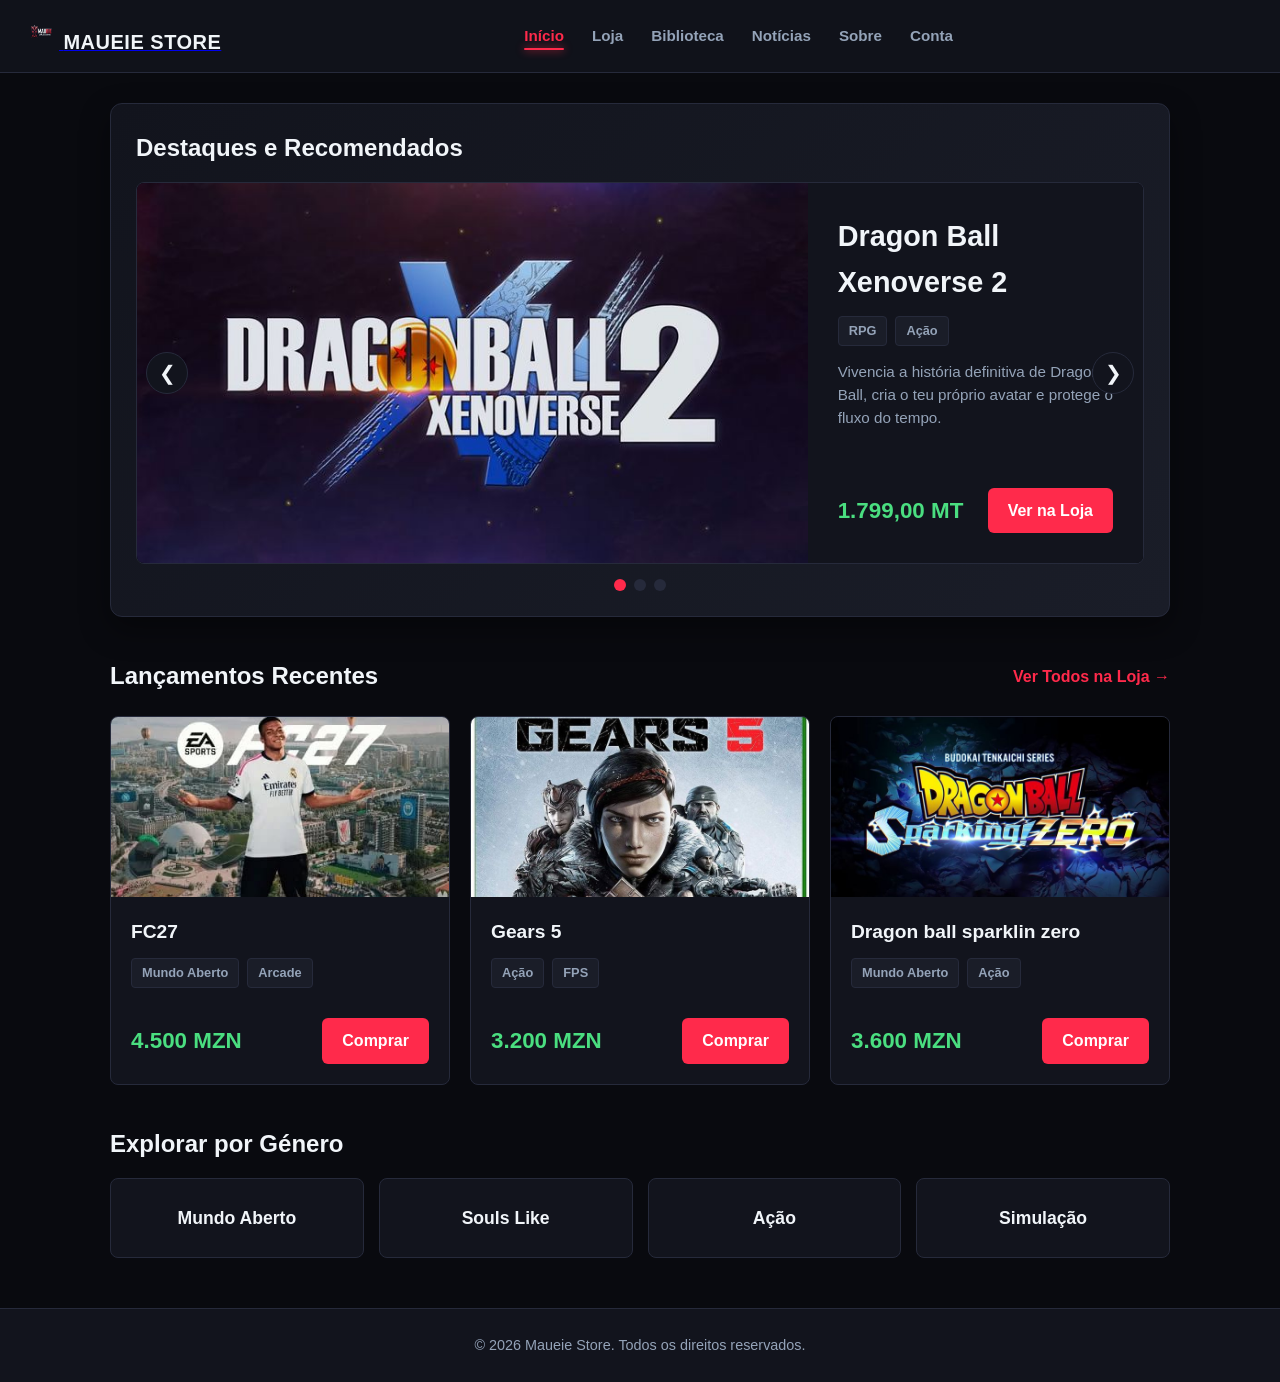
<file: index.html>
<!DOCTYPE html>
<html lang="pt-PT" data-theme="dark">

<head>
    <meta charset="UTF-8">
    <meta name="viewport" content="width=device-width, initial-scale=1.0">
    <meta name="description"
        content="Maueie Store - A sua plataforma digital de jogos. Descubra os destaques, lançamentos e os melhores títulos do momento.">
    <title>Início - Maueie Store</title>
    <link rel="icon" type="image/png" href="Imagens/iconMaueie.png">
    <link rel="stylesheet" href="Style/style.css">
</head>

<body>
    <header>
        <nav class="navbar" aria-label="Navegação Principal">
            <a href="index.html" class="brand-link" aria-label="Página Inicial - Maueie Store">
                <img src="Imagens/iconMaueie.png" alt="Logótipo da Maueie Store" width="35" height="35">
                <span class="brand-title">Maueie Store</span>
            </a>

            <ul class="nav-links" id="navLinks" role="menubar">
                <li role="none"><a href="index.html" role="menuitem" aria-current="page">Início</a></li>
                <li role="none"><a href="loja.html" role="menuitem">Loja</a></li>
                <li role="none"><a href="biblioteca.html" role="menuitem">Biblioteca</a></li>
                <li role="none"><a href="noticias.html" role="menuitem">Notícias</a></li>
                <li role="none"><a href="sobre.html" role="menuitem">Sobre</a></li>
                <li role="none">
                    <a href="conta.html" role="menuitem" class="account-link-mobile">
                        <span id="navContaTexto">Conta</span>
                    </a>
                </li>
            </ul>

            <div class="right-header-group">
                <button id="menuToggle" class="menu-mobile-btn" aria-label="Abrir Menu Navegação">&#9776;</button>
            </div>
        </nav>
    </header>

    <main id="conteudo-principal">

        <section class="steam-carousel-section" aria-roledescription="carrossel" aria-label="Jogos em Destaque">
            <h1 class="section-title">Destaques e Recomendados</h1>

            <div class="steam-carousel">
                <button class="steam-carousel-btn prev" onclick="mudarSlideSteam(-1)"
                    aria-label="Slide anterior">&#10094;</button>

                <div class="steam-slide-container" id="steamSlideContainer">

                    <div class="steam-slide ativo" role="group" aria-roledescription="slide"
                        aria-label="1 de 3: Dragon Ball Xenoverse 2">
                        <div class="slide-artwork">
                            <img src="Imagens/Capítulo 2 da DLC.jpg" alt="Capa oficial do jogo Dragon Ball Xenoverse 2"
                                loading="lazy">
                        </div>
                        <div class="slide-info">
                            <h2>Dragon Ball Xenoverse 2</h2>
                            <div class="slide-tags" aria-label="Géneros do jogo">
                                <span class="tag">RPG</span>
                                <span class="tag">Ação</span>
                            </div>
                            <p class="slide-desc">Vivencia a história definitiva de Dragon Ball, cria o teu próprio
                                avatar e protege o fluxo do tempo.</p>
                            <div class="slide-footer">
                                <span class="slide-price" aria-label="Preço: 1799 meticais">1.799,00 MT</span>
                                <a href="loja.html" class="steam-btn-comprar"
                                    aria-label="Ver Dragon Ball Xenoverse 2 na loja">Ver na Loja</a>
                            </div>
                        </div>
                    </div>

                    <div class="steam-slide" role="group" aria-roledescription="slide"
                        aria-label="2 de 3: NieR:Automata">
                        <div class="slide-artwork">
                            <img src="Imagens/Nier Automata.jpg" alt="Capa oficial do jogo NieR:Automata"
                                loading="lazy">
                        </div>
                        <div class="slide-info">
                            <h2>NieR:Automata</h2>
                            <div class="slide-tags" aria-label="Géneros do jogo">
                                <span class="tag">Ação</span>
                                <span class="tag">RPG</span>
                            </div>
                            <p class="slide-desc">Desvenda a verdade sobre um mundo distópico invadido por formas de
                                vida mecânicas extraterrestres.</p>
                            <div class="slide-footer">
                                <span class="slide-price" aria-label="Preço: 2499 meticais">2.499,00 MT</span>
                                <a href="loja.html" class="steam-btn-comprar" aria-label="Ver NieR:Automata na loja">Ver
                                    na Loja</a>
                            </div>
                        </div>
                    </div>

                    <div class="steam-slide" role="group" aria-roledescription="slide" aria-label="3 de 3: Tekken">
                        <div class="slide-artwork">
                            <img src="Imagens/tekken back.jpg" alt="Capa oficial do jogo Tekken" loading="lazy">
                        </div>
                        <div class="slide-info">
                            <h2>Tekken</h2>
                            <div class="slide-tags" aria-label="Géneros do jogo">
                                <span class="tag">Luta</span>
                                <span class="tag">Ação</span>
                            </div>
                            <p class="slide-desc">Entra na arena e testa as tuas habilidades nos combates mais intensos
                                de artes marciais.</p>
                            <div class="slide-footer">
                                <span class="slide-price" aria-label="Preço: 2999 meticais">2.999,00 MT</span>
                                <a href="loja.html" class="steam-btn-comprar" aria-label="Ver Tekken na loja">Ver na
                                    Loja</a>
                            </div>
                        </div>
                    </div>

                </div>

                <button class="steam-carousel-btn next" onclick="mudarSlideSteam(1)"
                    aria-label="Próximo slide">&#10095;</button>
            </div>

            <div class="steam-dots" role="tablist" aria-label="Seletor de slides">
                <button class="dot ativo" role="tab" aria-selected="true" aria-label="Slide 1"
                    onclick="irParaSlide(0)"></button>
                <button class="dot" role="tab" aria-selected="false" aria-label="Slide 2"
                    onclick="irParaSlide(1)"></button>
                <button class="dot" role="tab" aria-selected="false" aria-label="Slide 3"
                    onclick="irParaSlide(2)"></button>
            </div>
        </section>

        <section class="lancamentos-section" style="max-width: 1100px; margin: 40px auto;">
            <div style="display: flex; justify-content: space-between; align-items: center; margin-bottom: 20px;">
                <h2>Lançamentos Recentes</h2>
                <a href="loja.html" style="color: var(--accent-blue); text-decoration: none; font-weight: 600;">Ver
                    Todos na Loja &rarr;</a>
            </div>

            <div class="catalogo-grid">
                <div class="jogo-card">
                    <img src="Imagens/1131177631459549337.jpg" alt="Capa de FC27" loading="lazy">
                    <div class="jogo-info">
                        <h3>FC27</h3>
                        <div class="slide-tags">
                            <span class="tag">Mundo Aberto</span>
                            <span class="tag">Arcade</span>
                        </div>
                        <div class="jogo-footer">
                            <span class="slide-price">4.500 MZN</span>
                            <a href="loja.html" class="steam-btn-comprar">Comprar</a>
                        </div>
                    </div>
                </div>

                <div class="jogo-card">
                    <img src="Imagens/Gears 5 review embargo_ Gears of War 5 Xbox___.jpg" alt="Capa de GEars 5"
                        loading="lazy">
                    <div class="jogo-info">
                        <h3>Gears 5</h3>
                        <div class="slide-tags">
                            <span class="tag">Ação</span>
                            <span class="tag">FPS</span>
                        </div>
                        <div class="jogo-footer">
                            <span class="slide-price">3.200 MZN</span>
                            <a href="loja.html" class="steam-btn-comprar">Comprar</a>
                        </div>
                    </div>
                </div>

                <div class="jogo-card">
                    <img src="Imagens/Dragon Ball_ Sparking! ZERO ganha trailer que destaca rivalidade entre Goku e Vegeta.jpg"
                        alt="Capa de DBSZ" loading="lazy">
                    <div class="jogo-info">
                        <h3>Dragon ball sparklin zero</h3>
                        <div class="slide-tags">
                            <span class="tag">Mundo Aberto</span>
                            <span class="tag">Ação</span>
                        </div>
                        <div class="jogo-footer">
                            <span class="slide-price">3.600 MZN</span>
                            <a href="loja.html" class="steam-btn-comprar">Comprar</a>
                        </div>
                    </div>
                </div>
            </div>
        </section>

        <section class="categorias-rapidas" style="max-width: 1100px; margin: 40px auto;">
            <h2>Explorar por Género</h2>
            <div class="cat-grid">
                <a href="loja.html" class="cat-card" aria-label="Explorar jogos do género Mundo Aberto">
                    <span>Mundo Aberto</span>
                </a>
                <a href="loja.html" class="cat-card" aria-label="Explorar jogos do género Souls Like">
                    <span>Souls Like</span>
                </a>
                <a href="loja.html" class="cat-card" aria-label="Explorar jogos do género Ação">
                    <span>Ação</span>
                </a>
                <a href="loja.html" class="cat-card" aria-label="Explorar jogos do género Simulação">
                    <span>Simulação</span>
                </a>
            </div>
        </section>

    </main>

    <footer>
        <p>&copy; 2026 Maueie Store. Todos os direitos reservados.</p>
    </footer>

    <script>
        document.addEventListener('DOMContentLoaded', () => {
            const navContaTexto = document.getElementById('navContaTexto');
            const utilizadorAtivo = localStorage.getItem('maueie_user');
            
            if (utilizadorAtivo && navContaTexto) {
                navContaTexto.textContent = utilizadorAtivo;
            }
        });

        const menuToggle = document.getElementById('menuToggle');
        const navLinks = document.getElementById('navLinks');

        if (menuToggle && navLinks) {
            menuToggle.addEventListener('click', () => {
                navLinks.classList.toggle('ativo');
            });
        }

        let slideAtual = 0;
        const slides = document.querySelectorAll('.steam-slide');
        const dots = document.querySelectorAll('.dot');
        let timerCarrossel;

        function mostrarSlide(index) {
            if (slides.length === 0) return;

            slides.forEach((s, i) => {
                s.classList.remove('ativo');
                s.setAttribute('aria-hidden', i === index ? 'false' : 'true');
            });
            dots.forEach((d, i) => {
                d.classList.remove('ativo');
                d.setAttribute('aria-selected', i === index ? 'true' : 'false');
            });

            slideAtual = (index + slides.length) % slides.length;

            slides[slideAtual].classList.add('ativo');
            if (dots[slideAtual]) {
                dots[slideAtual].classList.add('ativo');
            }
        }

        function mudarSlideSteam(direcao) {
            mostrarSlide(slideAtual + direcao);
            reiniciarTimer();
        }

        function irParaSlide(index) {
            mostrarSlide(index);
            reiniciarTimer();
        }

        function iniciarTimer() {
            if (slides.length === 0) return;
            timerCarrossel = setInterval(() => {
                mostrarSlide(slideAtual + 1);
            }, 6000);
        }

        function reiniciarTimer() {
            clearInterval(timerCarrossel);
            iniciarTimer();
        }

        iniciarTimer();
    </script>
</body>

</html>
</file>
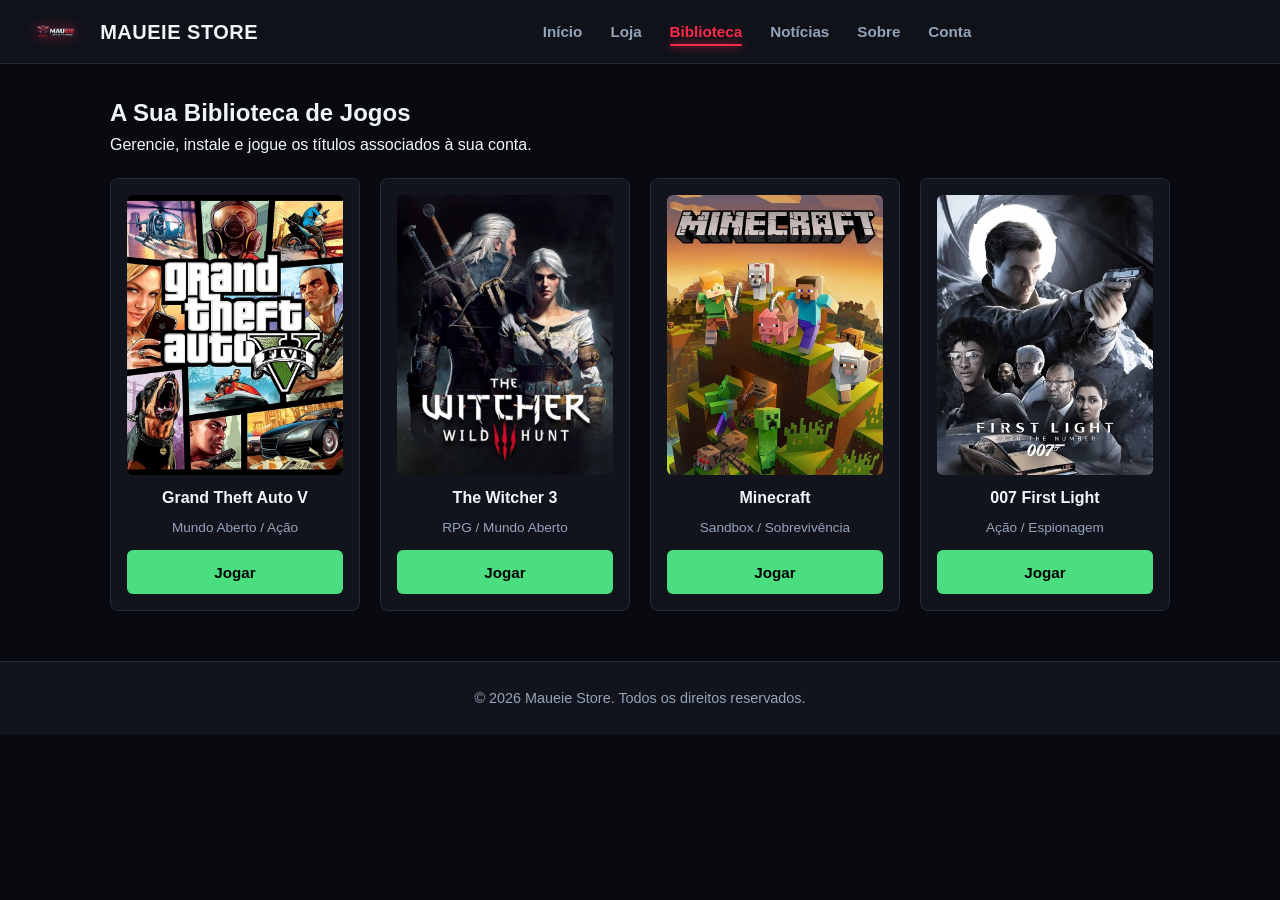
<file: biblioteca.html>
<!DOCTYPE html>
<html lang="pt-PT" data-theme="dark">

<head>
    <meta charset="UTF-8">
    <meta name="viewport" content="width=device-width, initial-scale=1.0">
    <meta name="description"
        content="Biblioteca - Maueie Store. Aceda aos seus jogos comprados e gerencie os seus downloads.">
    <title>Biblioteca - Maueie Store</title>
    <link rel="icon" type="image/png" href="Imagens/iconMaueie.png">
    <link rel="stylesheet" href="Style/style.css">
    <link rel="stylesheet" href="Style/bibliotecaStyle.css">
</head>

<body>

    <header>
        <nav class="navbar" aria-label="Navegação Principal">
            <a href="index.html" class="logo-container" aria-label="Página Inicial - Maueie Store">
                <img src="Imagens/iconMaueie.png" alt="Logótipo da Maueie Store" class="logo-img" width="35"
                    height="35">
                <span class="logo-texto">Maueie Store</span>
            </a>

            <ul class="nav-links" id="navLinks" role="menubar">
                <li role="none"><a href="index.html" role="menuitem">Início</a></li>
                <li role="none"><a href="loja.html" role="menuitem">Loja</a></li>
                <li role="none"><a href="biblioteca.html" role="menuitem" aria-current="page">Biblioteca</a></li>
                <li role="none"><a href="noticias.html" role="menuitem">Notícias</a></li>
                <li role="none"><a href="sobre.html" role="menuitem">Sobre</a></li>
                <li role="none">
                    <a href="conta.html" role="menuitem" class="account-link-mobile">
                        <span id="navContaTexto">Conta</span>
                    </a>
                </li>
            </ul>

            <div class="right-header-group">
                <button id="menuToggle" class="menu-mobile-btn" aria-label="Abrir Menu Navegação">&#9776;</button>
            </div>
        </nav>
    </header>

    <main>
        <section id="biblioteca">
            <h2>A Sua Biblioteca de Jogos</h2>
            <p>Gerencie, instale e jogue os títulos associados à sua conta.</p>

            <div class="biblioteca-grid" id="bibliotecaGrid">

                <div class="bib-card">
                    <img src="Imagens/Grand Theft Auto V.jpg" alt="Capa de Grand Theft Auto V" loading="lazy"
                        width="200" height="300">
                    <div>
                        <h3>Grand Theft Auto V</h3>
                        <p style="font-size: 0.85rem; color: var(--text-muted);">Mundo Aberto / Ação</p>
                    </div>
                    <button class="jogar-btn" onclick="alert('A iniciar Grand Theft Auto V...')">Jogar</button>
                </div>

                <div class="bib-card">
                    <img src="Imagens/The Witcher 3.jpg" alt="Capa de The Witcher 3" loading="lazy" width="200"
                        height="300">
                    <div>
                        <h3>The Witcher 3</h3>
                        <p style="font-size: 0.85rem; color: var(--text-muted);">RPG / Mundo Aberto</p>
                    </div>
                    <button class="jogar-btn" onclick="alert('A iniciar The Witcher 3...')">Jogar</button>
                </div>

                <div class="bib-card">
                    <img src="Imagens/minecraft.jpg" alt="Capa de Minecraft" loading="lazy" width="200" height="300">
                    <div>
                        <h3>Minecraft</h3>
                        <p style="font-size: 0.85rem; color: var(--text-muted);">Sandbox / Sobrevivência</p>
                    </div>
                    <button class="jogar-btn" onclick="alert('A iniciar Minecraft...')">Jogar</button>
                </div>

                <div class="bib-card">
                    <img src="Imagens/007 First Light.jpg" alt="Capa de 007 First Light" loading="lazy" width="200"
                        height="300">
                    <div>
                        <h3>007 First Light</h3>
                        <p style="font-size: 0.85rem; color: var(--text-muted);">Ação / Espionagem</p>
                    </div>
                    <button class="jogar-btn" onclick="alert('A iniciar 007 First Light...')">Jogar</button>
                </div>

            </div>
        </section>
    </main>

    <footer>
        <p>&copy; 2026 Maueie Store. Todos os direitos reservados.</p>
    </footer>

    <script>
        document.addEventListener('DOMContentLoaded', () => {
            const navContaTexto = document.getElementById('navContaTexto');
            const utilizadorAtivo = localStorage.getItem('maueie_user');
            
            if (utilizadorAtivo && navContaTexto) {
                navContaTexto.textContent = utilizadorAtivo;
            }
        });

        const menuToggle = document.getElementById('menuToggle');
        const navLinks = document.getElementById('navLinks');

        if (menuToggle && navLinks) {
            menuToggle.addEventListener('click', () => {
                navLinks.classList.toggle('ativo');
            });
        }
    </script>
</body>

</html>
</file>
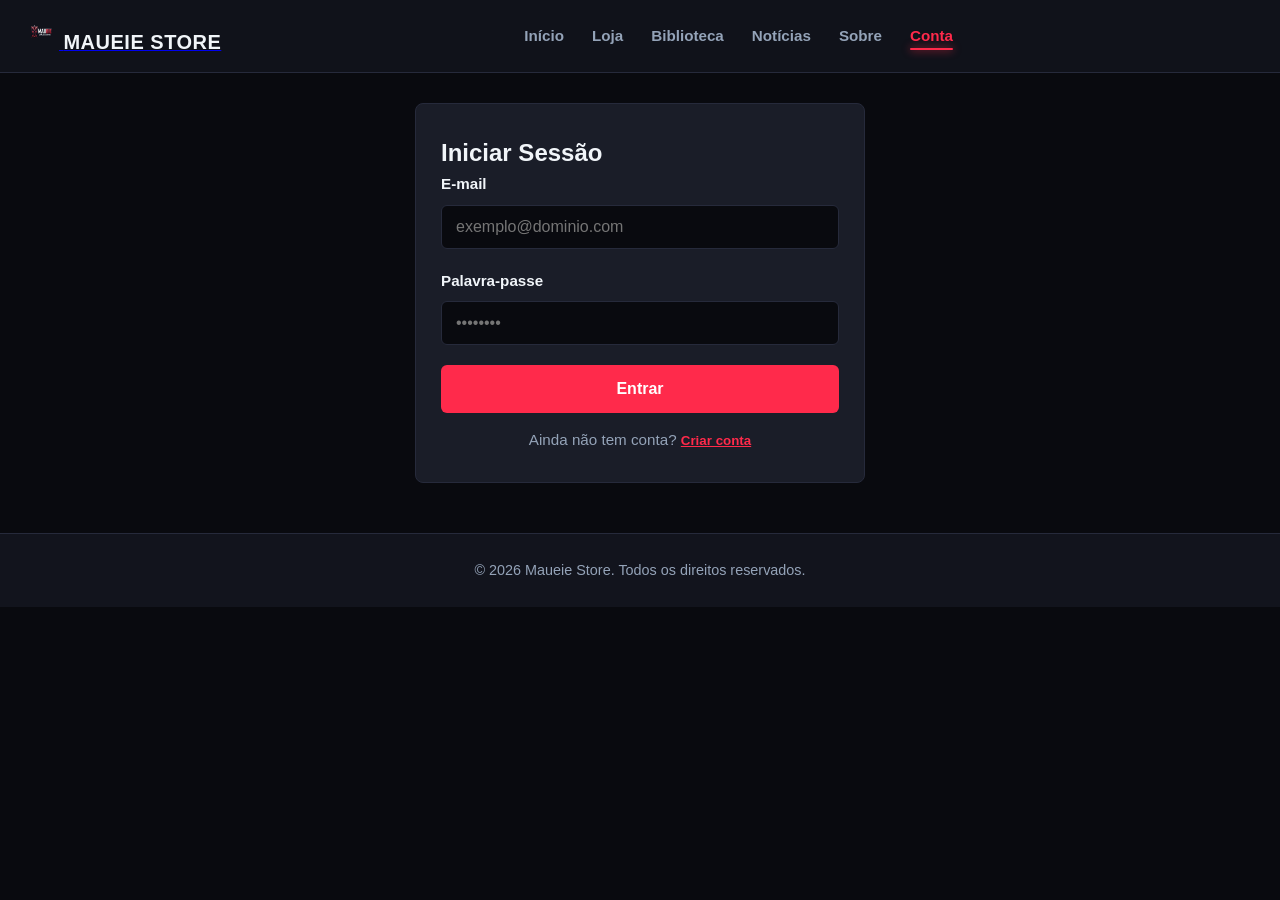
<file: conta.html>
<!DOCTYPE html>
<html lang="pt-PT" data-theme="dark">

<head>
    <meta charset="UTF-8">
    <meta name="viewport" content="width=device-width, initial-scale=1.0">
    <meta name="description"
        content="Conta - Maueie Store. Aceda à sua conta ou crie um novo registo para gerir a sua biblioteca de jogos.">
    <title>Conta - Maueie Store</title>
    <link rel="icon" type="image/png" href="Imagens/iconMaueie.png">
    <link rel="stylesheet" href="Style/style.css">
    <link rel="stylesheet" href="Style/styleconta.css">
</head>

<body>

    <header class="main-header">
        <nav class="navbar" aria-label="Navegação Principal">
            <a href="index.html" class="brand-link" aria-label="Página Inicial - Maueie Store">
                <img src="Imagens/iconMaueie.png" alt="Logótipo da Maueie Store" width="35" height="35">
                <span class="brand-title">Maueie Store</span>
            </a>

            <ul class="nav-links" id="navLinks" role="menubar">
                <li role="none"><a href="index.html" role="menuitem">Início</a></li>
                <li role="none"><a href="loja.html" role="menuitem">Loja</a></li>
                <li role="none"><a href="biblioteca.html" role="menuitem">Biblioteca</a></li>
                <li role="none"><a href="noticias.html" role="menuitem">Notícias</a></li>
                <li role="none"><a href="sobre.html" role="menuitem">Sobre</a></li>
                <li role="none" class="nav-account-container">
                    <a href="conta.html" role="menuitem" class="account-link-mobile" id="navContaItem" aria-current="page">
                        <span id="navContaTexto">Conta</span>
                        <span id="dropdownArrow" class="dropdown-arrow hidden">▼</span>
                    </a>
                    
                    <div id="userDropdownMenu" class="user-dropdown-menu hidden">
                        <button type="button" class="dropdown-item" id="menuVerPerfil">Perfil</button>
                        <button type="button" class="dropdown-item" id="menuEditarConta">Editar Conta</button>
                        <button type="button" class="dropdown-item" id="menuComunidade">Comunidade</button>
                        <button type="button" class="dropdown-item" id="menuSugestoes">Enviar Sugestão</button>
                        <div class="dropdown-divider"></div>
                        <button type="button" class="dropdown-item btn-logout" id="menuSair">Terminar Sessão</button>
                    </div>
                </li>
            </ul>

            <div class="right-header-group">
                <button id="menuToggle" class="menu-mobile-btn" aria-label="Abrir Menu Navegação">&#9776;</button>
            </div>
        </nav>
    </header>

    <main class="conta-main">
        <section id="conta-sec">
            <div id="authArea" class="auth-container">
                <h2 id="authTitulo">Iniciar Sessão</h2>

                <form id="authForm" novalidate>
                    <div class="form-grupo hidden" id="grupoNome">
                        <label for="nomeRegisto">Nome de Utilizador</label>
                        <input type="text" id="nomeRegisto" placeholder="Escolha um nome">
                    </div>

                    <div class="form-grupo">
                        <label for="emailInput">E-mail</label>
                        <input type="email" id="emailInput" required placeholder="exemplo@dominio.com">
                    </div>

                    <div class="form-grupo">
                        <label for="passwordInput">Palavra-passe</label>
                        <input type="password" id="passwordInput" required placeholder="••••••••">
                        <div id="erroMsg" class="erro-msg hidden" role="alert">E-mail ou palavra-passe incorretos.</div>
                    </div>

                    <button type="submit" class="auth-btn" id="authBtnSubmit">Entrar</button>
                </form>

                <div class="toggle-auth">
                    <span id="toggleText">Ainda não tem conta?</span>
                    <button type="button" id="btnToggleAuth" class="btn-link">Criar conta</button>
                </div>
            </div>

            <div id="painelUtilizador" class="profile-container hidden">
                <div class="profile-header">
                    <div class="avatar-wrapper">
                        <img id="profileAvatar" src="Imagens/iconMaueie.png" alt="Foto de Perfil">
                        <label for="avatarInput" class="avatar-edit-overlay" title="Alterar Foto de Perfil">
                            <span>📷 Editar</span>
                        </label>
                        <input type="file" id="avatarInput" accept="image/*" class="hidden">
                    </div>

                    <div class="profile-info">
                        <h1 class="profile-username" id="nomeUtilizadorDisplay">Utilizador</h1>
                        <span class="profile-level">Nível <b>3</b></span>
                    </div>

                    <div class="profile-actions">
                        <button type="button" id="btnEditarPerfilHeader" class="action-btn">Editar Conta</button>
                        <button type="button" id="btnSair" class="sair-btn">Terminar Sessão</button>
                    </div>
                </div>

                <div id="tabPerfil" class="tab-content">
                    <div class="profile-grid">
                        <div class="profile-left">
                            <div class="activity-box">
                                <h3>Atividade Recente</h3>
                                <div class="game-activity-item">
                                    <img src="Imagens/DBXV2.jpg" alt="Jogo Recente" class="game-thumb">
                                    <div class="game-activity-info">
                                        <h4>Dragon Ball Xenoverse 2</h4>
                                        <p>49 hrs no registo</p>
                                    </div>
                                </div>
                            </div>
                        </div>

                        <div class="profile-right">
                            <div class="status-box">
                                <span class="status-indicator online"></span>
                                <span>Atualmente Online</span>
                            </div>
                            <div class="stats-card">
                                <div class="stat-item">
                                    <span class="stat-val">20</span>
                                    <span class="stat-lbl">Jogos</span>
                                </div>
                                <div class="stat-item">
                                    <span class="stat-val">4</span>
                                    <span class="stat-lbl">Insígnias</span>
                                </div>
                            </div>
                        </div>
                    </div>
                </div>

                <div id="tabEditarConta" class="tab-content hidden">
                    <div class="panel-box">
                        <h3>Editar Informações da Conta</h3>
                        <form id="editAccountForm">
                            <div class="form-grupo">
                                <label for="editNomeInput">Novo Nome de Utilizador</label>
                                <input type="text" id="editNomeInput" required>
                            </div>
                            <div class="form-grupo">
                                <label for="editPasswordInput">Nova Palavra-passe</label>
                                <input type="password" id="editPasswordInput" placeholder="Deixe em branco para não alterar">
                            </div>
                            <button type="submit" class="auth-btn">Guardar Alterações</button>
                        </form>
                    </div>
                </div>

                <div id="tabComunidade" class="tab-content hidden">
                    <div class="panel-box">
                        <h3>Comunidade Maueie Store</h3>
                        <p>Ligue-se a outros jogadores, veja os grupos ativos e participe nas discussões.</p>
                        <div class="community-grid">
                            <div class="comm-card">
                                <h4>Grupos Ativos</h4>
                                <p>0 Grupos associados</p>
                            </div>
                            <div class="comm-card">
                                <h4>Lista de Amigos</h4>
                                <p>Nenhum amigo online de momento</p>
                            </div>
                        </div>
                    </div>
                </div>

                <div id="tabSugestoes" class="tab-content hidden">
                    <div class="panel-box">
                        <h3>Enviar Sugestão ou Feedback</h3>
                        <form id="suggestionForm">
                            <div class="form-grupo">
                                <label for="sugestaoTexto">A sua mensagem para os desenvolvedores</label>
                                <textarea id="sugestaoTexto" rows="5" class="custom-textarea" required placeholder="Escreva a sua sugestão aqui..."></textarea>
                            </div>
                            <button type="submit" class="auth-btn">Enviar Sugestão</button>
                            <p id="sugestaoSucesso" class="sucesso-msg hidden">Obrigado pela sua sugestão!</p>
                        </form>
                    </div>
                </div>

            </div>
        </section>
    </main>

    <footer>
        <p>&copy; 2026 Maueie Store. Todos os direitos reservados.</p>
    </footer>

    <script>
        document.addEventListener('DOMContentLoaded', () => {
            const authForm = document.getElementById('authForm');
            const authArea = document.getElementById('authArea');
            const painelUtilizador = document.getElementById('painelUtilizador');

            const authTitulo = document.getElementById('authTitulo');
            const grupoNome = document.getElementById('grupoNome');
            const nomeRegisto = document.getElementById('nomeRegisto');
            const emailInput = document.getElementById('emailInput');
            const passwordInput = document.getElementById('passwordInput');
            const erroMsg = document.getElementById('erroMsg');

            const authBtnSubmit = document.getElementById('authBtnSubmit');
            const btnToggleAuth = document.getElementById('btnToggleAuth');
            const toggleText = document.getElementById('toggleText');
            const nomeUtilizadorDisplay = document.getElementById('nomeUtilizadorDisplay');
            const btnSair = document.getElementById('btnSair');
            const btnEditarPerfilHeader = document.getElementById('btnEditarPerfilHeader');

            const menuToggle = document.getElementById('menuToggle');
            const navLinks = document.getElementById('navLinks');
            const navContaTexto = document.getElementById('navContaTexto');
            const navContaItem = document.getElementById('navContaItem');
            const dropdownArrow = document.getElementById('dropdownArrow');
            const userDropdownMenu = document.getElementById('userDropdownMenu');

            const profileAvatar = document.getElementById('profileAvatar');
            const avatarInput = document.getElementById('avatarInput');

            const menuVerPerfil = document.getElementById('menuVerPerfil');
            const menuEditarConta = document.getElementById('menuEditarConta');
            const menuComunidade = document.getElementById('menuComunidade');
            const menuSugestoes = document.getElementById('menuSugestoes');
            const menuSair = document.getElementById('menuSair');

            const tabPerfil = document.getElementById('tabPerfil');
            const tabEditarConta = document.getElementById('tabEditarConta');
            const tabComunidade = document.getElementById('tabComunidade');
            const tabSugestoes = document.getElementById('tabSugestoes');

            const editAccountForm = document.getElementById('editAccountForm');
            const editNomeInput = document.getElementById('editNomeInput');
            const suggestionForm = document.getElementById('suggestionForm');
            const sugestaoSucesso = document.getElementById('sugestaoSucesso');

            let isRegistoMode = false;

            if (menuToggle && navLinks) {
                menuToggle.addEventListener('click', () => {
                    navLinks.classList.toggle('ativo');
                });
            }

            if (navContaItem) {
                navContaItem.addEventListener('click', (e) => {
                    const user = localStorage.getItem('maueie_user') || localStorage.getItem('usuarioLogado');
                    if (user) {
                        e.preventDefault();
                        userDropdownMenu.classList.toggle('hidden');
                    }
                });
            }

            document.addEventListener('click', (e) => {
                if (navContaItem && !navContaItem.contains(e.target) && userDropdownMenu && !userDropdownMenu.contains(e.target)) {
                    userDropdownMenu.classList.add('hidden');
                }
            });

            function alternarAba(abaParaMostrar) {
                tabPerfil.classList.add('hidden');
                tabEditarConta.classList.add('hidden');
                tabComunidade.classList.add('hidden');
                tabSugestoes.classList.add('hidden');

                abaParaMostrar.classList.remove('hidden');
                userDropdownMenu.classList.add('hidden');
            }

            if (menuVerPerfil) menuVerPerfil.addEventListener('click', () => alternarAba(tabPerfil));
            if (menuEditarConta) menuEditarConta.addEventListener('click', () => {
                editNomeInput.value = localStorage.getItem('maueie_user') || '';
                alternarAba(tabEditarConta);
            });
            if (btnEditarPerfilHeader) btnEditarPerfilHeader.addEventListener('click', () => {
                editNomeInput.value = localStorage.getItem('maueie_user') || '';
                alternarAba(tabEditarConta);
            });
            if (menuComunidade) menuComunidade.addEventListener('click', () => alternarAba(tabComunidade));
            if (menuSugestoes) menuSugestoes.addEventListener('click', () => alternarAba(tabSugestoes));

            if (editAccountForm) {
                editAccountForm.addEventListener('submit', (e) => {
                    e.preventDefault();
                    const novoNome = editNomeInput.value.trim();
                    if (novoNome) {
                        localStorage.setItem('maueie_user', novoNome);
                        localStorage.setItem('usuarioLogado', novoNome);
                        nomeUtilizadorDisplay.textContent = novoNome;
                        navContaTexto.textContent = novoNome;
                        alternarAba(tabPerfil);
                    }
                });
            }

            if (suggestionForm) {
                suggestionForm.addEventListener('submit', (e) => {
                    e.preventDefault();
                    sugestaoSucesso.classList.remove('hidden');
                    suggestionForm.reset();
                    setTimeout(() => {
                        sugestaoSucesso.classList.add('hidden');
                    }, 3000);
                });
            }

            if (btnToggleAuth) {
                btnToggleAuth.addEventListener('click', () => {
                    isRegistoMode = !isRegistoMode;
                    if (erroMsg) erroMsg.classList.add('hidden');

                    if (isRegistoMode) {
                        if (authTitulo) authTitulo.textContent = 'Criar Nova Conta';
                        if (grupoNome) grupoNome.classList.remove('hidden');
                        if (nomeRegisto) nomeRegisto.setAttribute('required', 'true');
                        if (authBtnSubmit) authBtnSubmit.textContent = 'Registar';
                        if (toggleText) toggleText.textContent = 'Já tem uma conta?';
                        btnToggleAuth.textContent = 'Iniciar sessão';
                    } else {
                        if (authTitulo) authTitulo.textContent = 'Iniciar Sessão';
                        if (grupoNome) grupoNome.classList.add('hidden');
                        if (nomeRegisto) nomeRegisto.removeAttribute('required');
                        if (authBtnSubmit) authBtnSubmit.textContent = 'Entrar';
                        if (toggleText) toggleText.textContent = 'Ainda não tem conta?';
                        btnToggleAuth.textContent = 'Criar conta';
                    }
                });
            }

            if (authForm) {
                authForm.addEventListener('submit', (e) => {
                    e.preventDefault();

                    const email = emailInput ? emailInput.value.trim() : '';
                    const pass = passwordInput ? passwordInput.value.trim() : '';

                    if (isRegistoMode) {
                        const nome = nomeRegisto ? nomeRegisto.value.trim() : '';
                        if (!nome || !email || pass.length < 4) {
                            mostrarErro('Preencha todos os campos corretamente.');
                            return;
                        }
                        salvarESincronizarSessao(nome);
                    } else {
                        if (email && pass.length >= 4) {
                            const userFinal = email.split('@')[0];
                            salvarESincronizarSessao(userFinal);
                        } else {
                            mostrarErro('E-mail ou palavra-passe incorretos.');
                        }
                    }
                });
            }

            if (avatarInput) {
                avatarInput.addEventListener('change', (e) => {
                    const file = e.target.files[0];
                    if (file) {
                        const reader = new FileReader();
                        reader.onload = (event) => {
                            const base64Img = event.target.result;
                            if (profileAvatar) profileAvatar.src = base64Img;
                            localStorage.setItem('maueie_avatar', base64Img);
                        };
                        reader.readAsDataURL(file);
                    }
                });
            }

            function encerrarSessao() {
                localStorage.removeItem('maueie_user');
                localStorage.removeItem('usuarioLogado');

                if (painelUtilizador) painelUtilizador.style.display = 'none';
                if (authArea) authArea.style.display = 'block';
                if (authForm) authForm.reset();
                if (erroMsg) erroMsg.classList.add('hidden');
                if (navContaTexto) navContaTexto.textContent = 'Conta';
                if (dropdownArrow) dropdownArrow.classList.add('hidden');
                if (userDropdownMenu) userDropdownMenu.classList.add('hidden');
            }

            if (btnSair) btnSair.addEventListener('click', encerrarSessao);
            if (menuSair) menuSair.addEventListener('click', encerrarSessao);

            function salvarESincronizarSessao(nome) {
                localStorage.setItem('maueie_user', nome);
                localStorage.setItem('usuarioLogado', nome);
                mostrarPainel(nome);
            }

            function mostrarPainel(nome) {
                if (authArea) authArea.style.display = 'none';
                if (painelUtilizador) {
                    painelUtilizador.style.display = 'block';
                    painelUtilizador.classList.remove('hidden');
                }
                if (nomeUtilizadorDisplay) nomeUtilizadorDisplay.textContent = nome;
                if (navContaTexto) navContaTexto.textContent = nome;
                if (dropdownArrow) dropdownArrow.classList.remove('hidden');

                const savedAvatar = localStorage.getItem('maueie_avatar');
                if (savedAvatar && profileAvatar) {
                    profileAvatar.src = savedAvatar;
                }

                alternarAba(tabPerfil);
            }

            function mostrarErro(mensagem) {
                if (erroMsg) {
                    erroMsg.textContent = mensagem;
                    erroMsg.classList.remove('hidden');
                }
            }

            const utilizadorAtivo = localStorage.getItem('maueie_user') || localStorage.getItem('usuarioLogado');
            if (utilizadorAtivo) {
                mostrarPainel(utilizadorAtivo);
            }
        });
    </script>
</body>

</html>
</file>
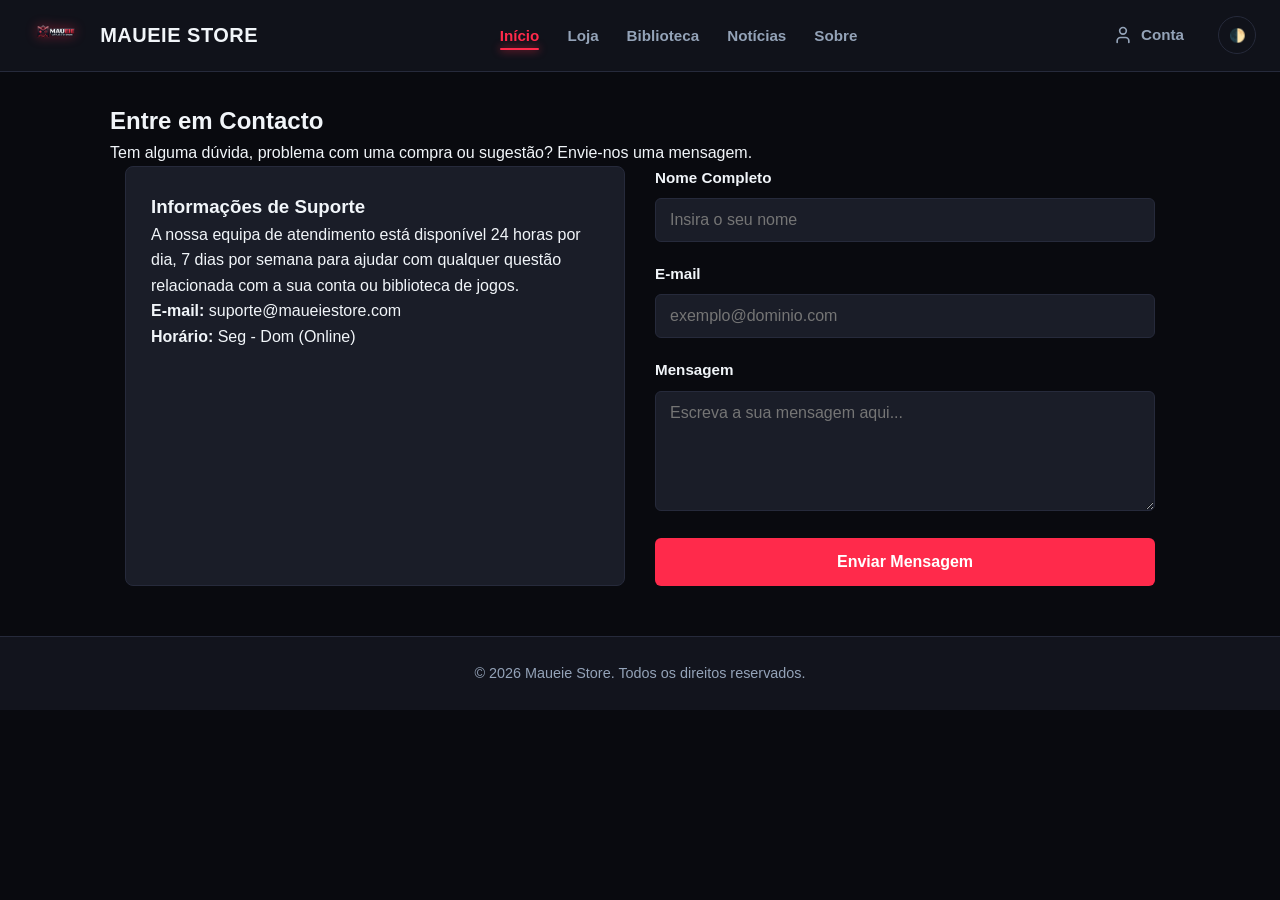
<file: contacto.html>
<!DOCTYPE html>
<html lang="pt-PT" data-theme="dark">

<head>
    <meta charset="UTF-8">
    <meta name="viewport" content="width=device-width, initial-scale=1.0">
    <meta name="description" content="Contacto - Maueie Store. Entre em contacto connosco para suporte ou dúvidas.">
    <title>Contacto - Maueie Store</title>
    <link rel="icon" type="image/png" href="Imagens/iconMaueie.png">
    <link rel="stylesheet" href="Style/style.css">
    <link rel="stylesheet" href="Style/styleContacto.css">
</head>

<body>

    <header>
        <nav class="navbar" aria-label="Navegação Principal">
            <!-- Identidade da Marca -->
            <div class="nav-logo">
                <a href="index.html" aria-label="Página Inicial - Maueie Store">
                    <img src="Imagens/iconMaueie.png" alt="Logótipo da Maueie Store" width="45" height="45">
                </a>
                <span class="brand-title">Maueie Store</span>
            </div>

            <!-- Navegação Principal (Centro) -->
            <ul class="nav-links" role="menubar">
                <li role="none"><a href="index.html" role="menuitem" aria-current="page">Início</a></li>
                <li role="none"><a href="loja.html" role="menuitem">Loja</a></li>
                <li role="none"><a href="biblioteca.html" role="menuitem">Biblioteca</a></li>
                <li role="none"><a href="noticias.html" role="menuitem">Notícias</a></li>
                <li role="none"><a href="sobre.html" role="menuitem">Sobre</a></li>
            </ul>

            <!-- Ações e Perfil (Direita) -->
            <div class="nav-actions">
                <a href="conta.html" class="account-link" aria-label="Aceder à Minha Conta">
                    <svg xmlns="http://www.w3.org/2000/svg" width="20" height="20" viewBox="0 0 24 24" fill="none"
                        stroke="currentColor" stroke-width="2" stroke-linecap="round" stroke-linejoin="round"
                        aria-hidden="true">
                        <path d="M19 21v-2a4 4 0 0 0-4-4H9a4 4 0 0 0-4 4v2"></path>
                        <circle cx="12" cy="7" r="4"></circle>
                    </svg>
                    <span>Conta</span>
                </a>

                <button id="themeToggle" class="theme-btn" aria-label="Alternar entre modo claro e escuro">🌓</button>
            </div>
        </nav>
    </header>

    <main>
        <section id="contacto">
            <h2>Entre em Contacto</h2>
            <p>Tem alguma dúvida, problema com uma compra ou sugestão? Envie-nos uma mensagem.</p>

            <div class="contacto-wrapper">
                <!-- Informações de Apoio -->
                <div class="contacto-info">
                    <h3>Informações de Suporte</h3>
                    <p>A nossa equipa de atendimento está disponível 24 horas por dia, 7 dias por semana para ajudar com
                        qualquer questão relacionada com a sua conta ou biblioteca de jogos.</p>
                    <p><strong>E-mail:</strong> suporte@maueiestore.com</p>
                    <p><strong>Horário:</strong> Seg - Dom (Online)</p>
                </div>

                <!-- Formulário de Contacto -->
                <div class="contacto-form-container">
                    <form id="formContacto" onsubmit="enviarMensagem(event)">
                        <div class="form-grupo">
                            <label for="nome">Nome Completo</label>
                            <input type="text" id="nome" required placeholder="Insira o seu nome">
                        </div>

                        <div class="form-grupo">
                            <label for="email">E-mail</label>
                            <input type="email" id="email" required placeholder="exemplo@dominio.com">
                        </div>

                        <div class="form-grupo">
                            <label for="mensagem">Mensagem</label>
                            <textarea id="mensagem" rows="5" required
                                placeholder="Escreva a sua mensagem aqui..."></textarea>
                        </div>

                        <button type="submit" class="enviar-btn">Enviar Mensagem</button>
                    </form>

                    <div id="mensagemSucesso" class="mensagem-sucesso">
                        Mensagem enviada com sucesso! Entraremos em contacto em breve.
                    </div>
                </div>
            </div>
        </section>
    </main>

    <footer>
        <p>&copy; 2026 Maueie Store. Todos os direitos reservados.</p>
    </footer>

    <script>
        // Alternância de Tema Claro/Escuro
        const themeToggle = document.getElementById('themeToggle');
        const htmlElement = document.documentElement;

        themeToggle.addEventListener('click', () => {
            const currentTheme = htmlElement.getAttribute('data-theme');
            const newTheme = currentTheme === 'dark' ? 'light' : 'dark';
            htmlElement.setAttribute('data-theme', newTheme);
        });

        // Validação e Envio do Formulário de Contacto
        function enviarMensagem(event) {
            event.preventDefault(); 

            const nome = document.getElementById('nome').value.trim();
            const email = document.getElementById('email').value.trim();
            const mensagem = document.getElementById('mensagem').value.trim();
            const form = document.getElementById('formContacto');
            const sucessoDiv = document.getElementById('mensagemSucesso');

            if (nome && email && mensagem) {
                // Simula o envio bem-sucedido
                form.style.display = 'none';
                sucessoDiv.style.display = 'block';
            }
        }
    </script>
</body>

</html>
</file>
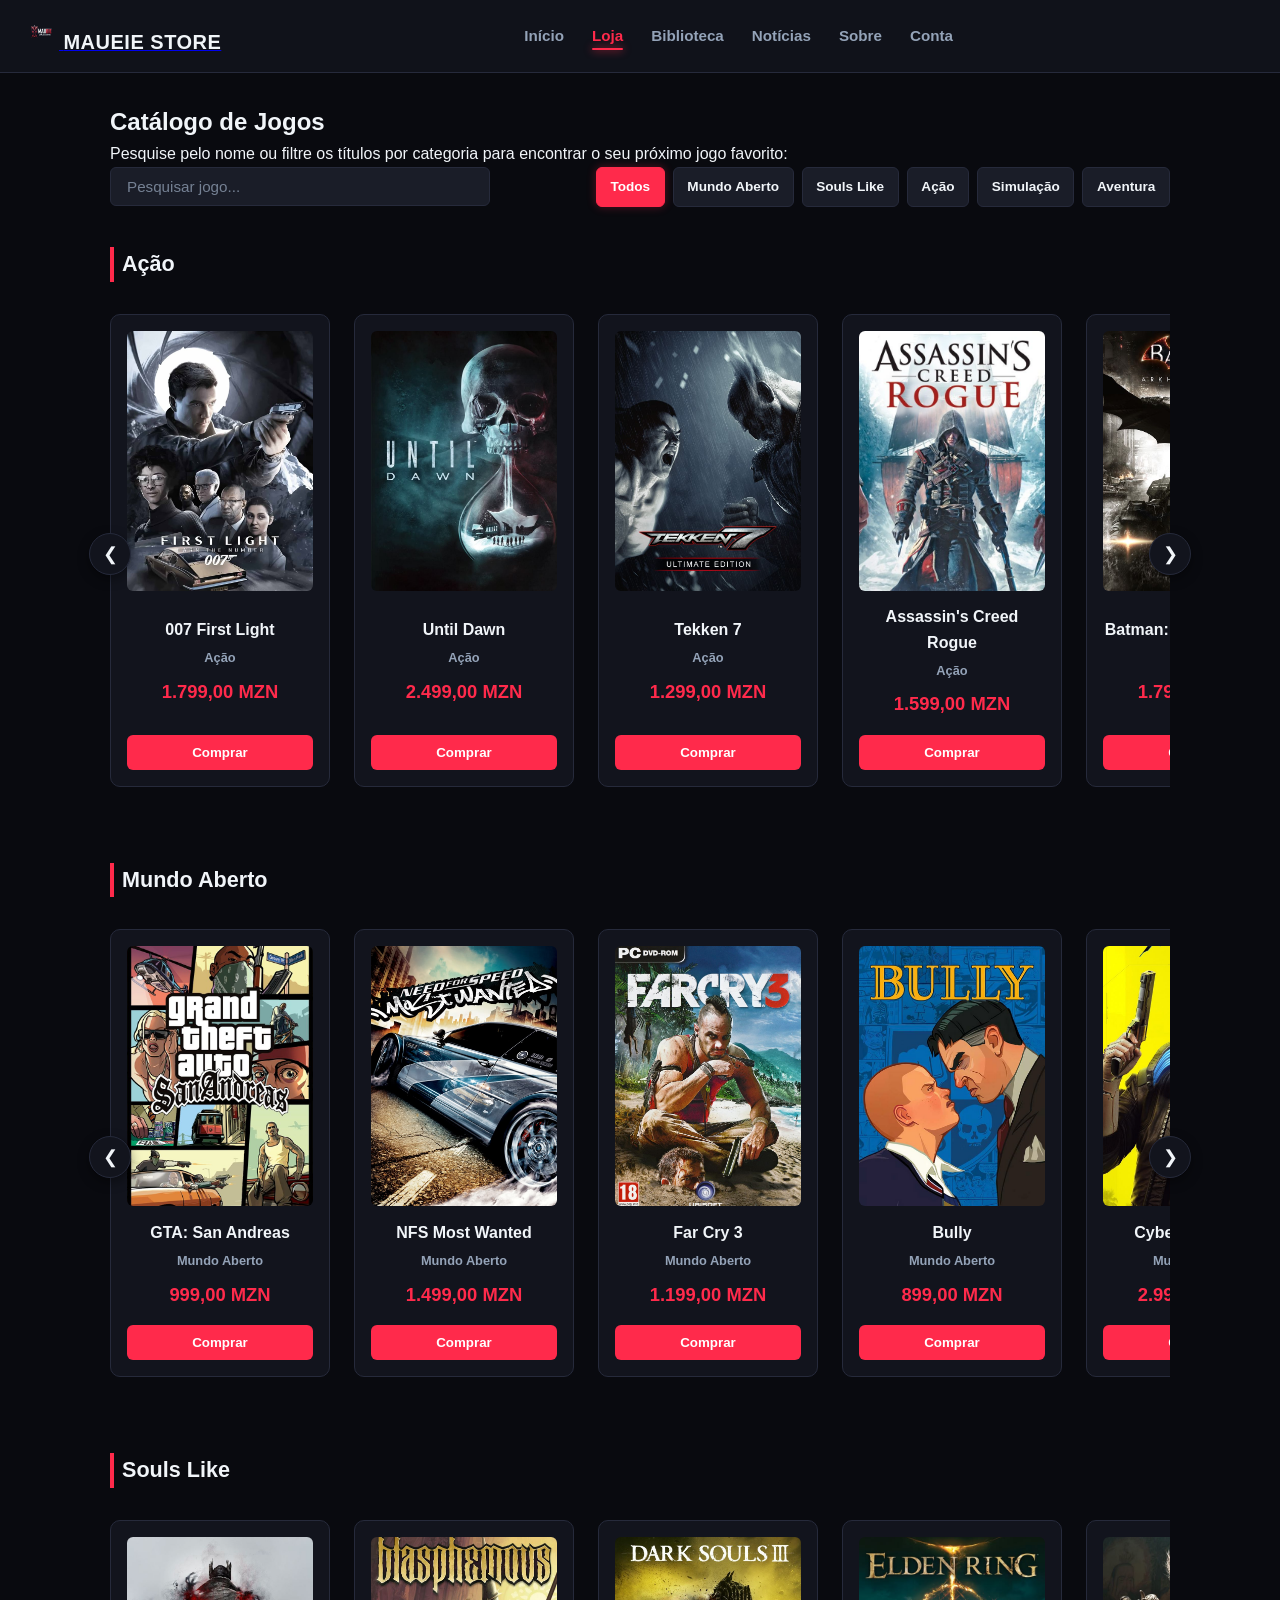
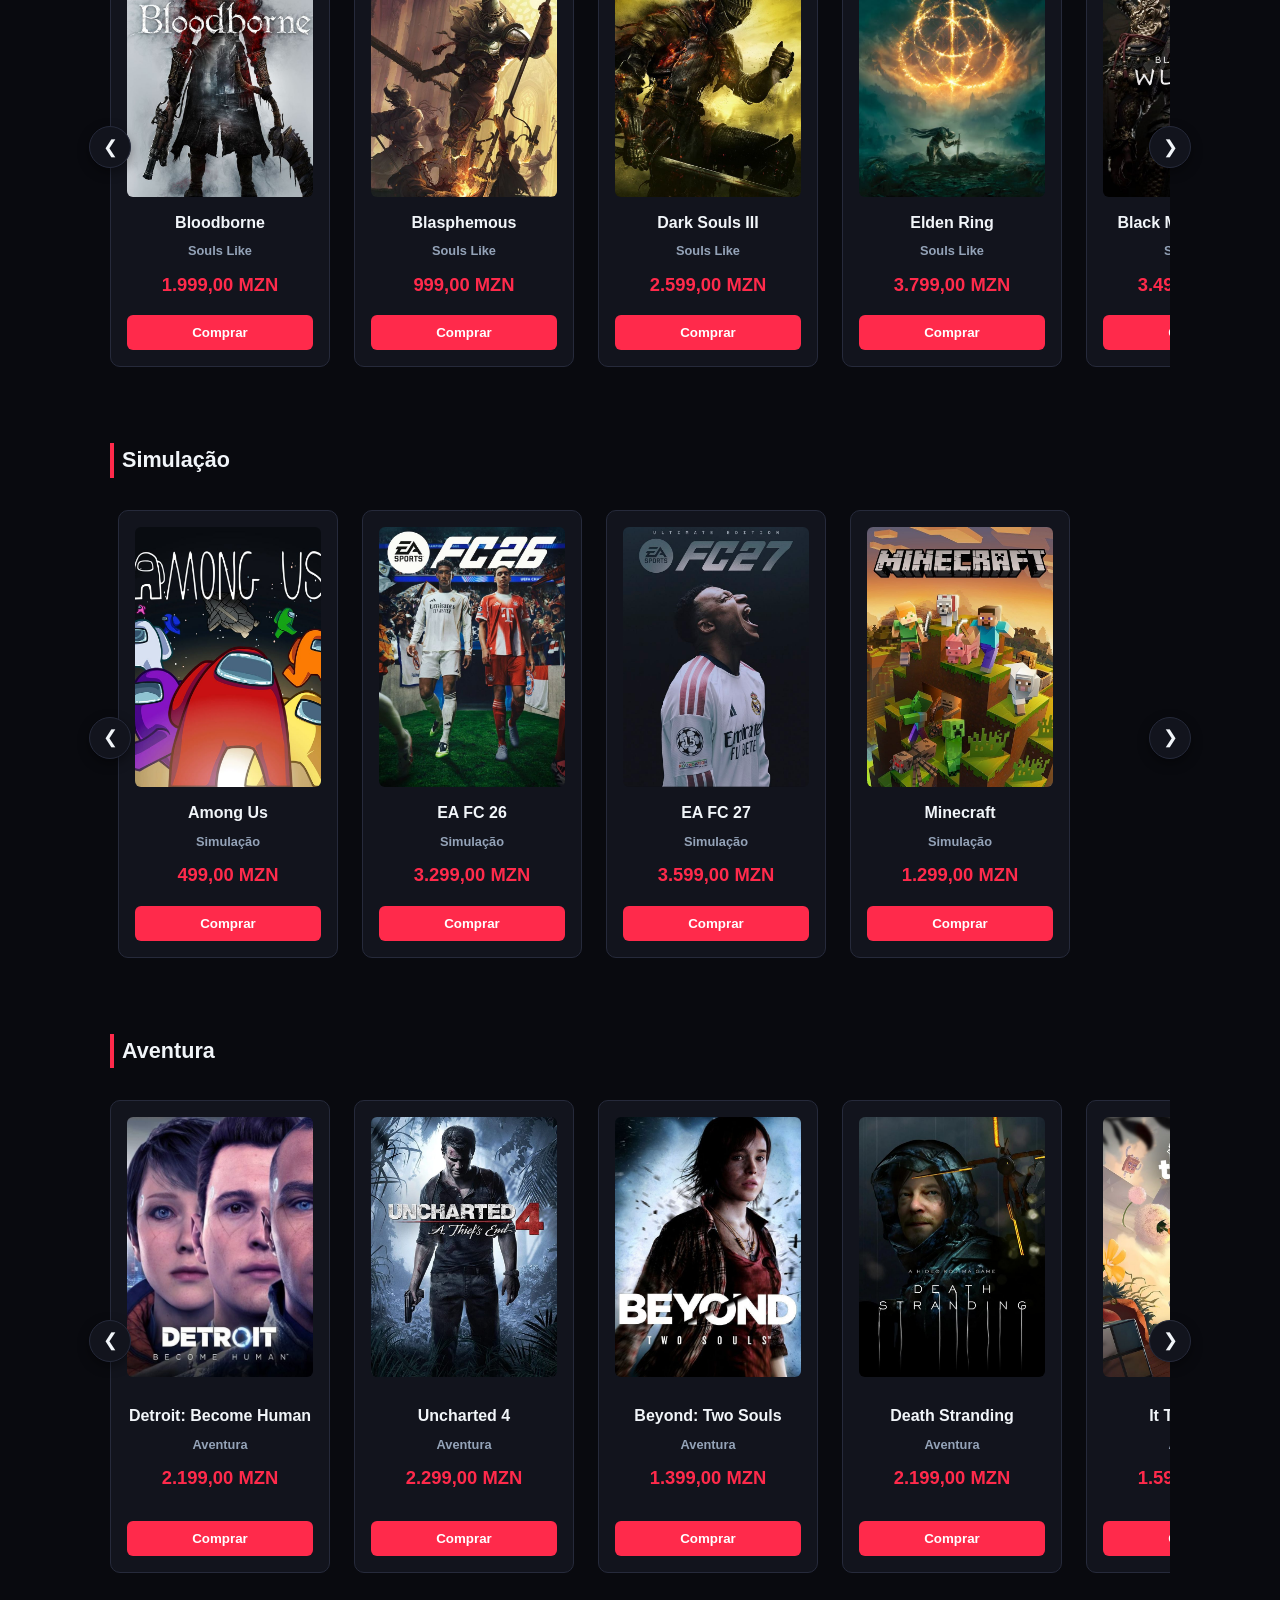
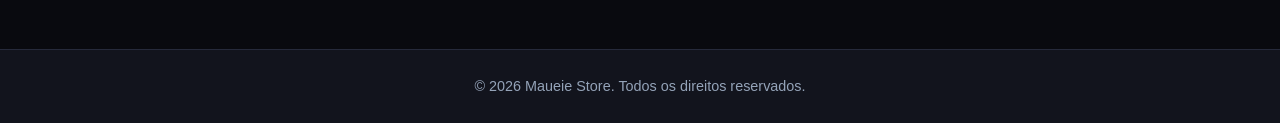
<file: loja.html>
<!DOCTYPE html>
<html lang="pt-PT" data-theme="dark">

<head>
    <meta charset="UTF-8">
    <meta name="viewport" content="width=device-width, initial-scale=1.0">
    <meta name="description"
        content="Loja Maueie Store - Explore, pesquise e filtre o nosso catálogo completo de jogos por categoria.">
    <title>Loja - Maueie Store</title>
    <link rel="icon" type="image/png" href="Imagens/iconMaueie.png">
    <link rel="stylesheet" href="Style/style.css">
    <link rel="stylesheet" href="Style/lojaStyle.css">
</head>

<body>

    <header>
        <nav class="navbar" aria-label="Navegação Principal">
            <a href="index.html" class="brand-link" aria-label="Página Inicial - Maueie Store">
                <img src="Imagens/iconMaueie.png" alt="Logótipo da Maueie Store" width="35" height="35">
                <span class="brand-title">Maueie Store</span>
            </a>

            <ul class="nav-links" id="navLinks" role="menubar">
                <li role="none"><a href="index.html" role="menuitem">Início</a></li>
                <li role="none"><a href="loja.html" role="menuitem" aria-current="page">Loja</a></li>
                <li role="none"><a href="biblioteca.html" role="menuitem">Biblioteca</a></li>
                <li role="none"><a href="noticias.html" role="menuitem">Notícias</a></li>
                <li role="none"><a href="sobre.html" role="menuitem">Sobre</a></li>
                <li role="none">
                    <a href="conta.html" role="menuitem" class="account-link-mobile">
                        <span id="navContaTexto">Conta</span>
                    </a>
                </li>
            </ul>

            <div class="right-header-group">
                <button id="menuToggle" class="menu-mobile-btn" aria-label="Abrir Menu Navegação">&#9776;</button>
            </div>
        </nav>
    </header>

    <main>
        <section id="loja">
            <h2>Catálogo de Jogos</h2>
            <p>Pesquise pelo nome ou filtre os títulos por categoria para encontrar o seu próximo jogo favorito:</p>

            <div class="loja-header-controls">
                <div class="pesquisa-container">
                    <input type="text" id="inputPesquisa" class="pesquisa-input" placeholder="Pesquisar jogo..."
                        onkeyup="filtrarJogos()">
                </div>
                <div class="filtros-container">
                    <button class="filtro-btn ativo" onclick="mudarCategoria('todos', event)">Todos</button>
                    <button class="filtro-btn" onclick="mudarCategoria('mundo-aberto', event)">Mundo Aberto</button>
                    <button class="filtro-btn" onclick="mudarCategoria('souls-like', event)">Souls Like</button>
                    <button class="filtro-btn" onclick="mudarCategoria('acao', event)">Ação</button>
                    <button class="filtro-btn" onclick="mudarCategoria('simulacao', event)">Simulação</button>
                    <button class="filtro-btn" onclick="mudarCategoria('aventura', event)">Aventura</button>
                </div>
            </div>

            <div id="lojaConteudo">

                <section class="categoria-secao" data-categoria-secao="acao">
                    <h3 class="categoria-titulo">Ação</h3>
                    <div class="carrossel-wrapper">
                        <button class="carrossel-seta prev" onclick="scrollCarrossel(this, -1)" aria-label="Anterior">&#10094;</button>
                        
                        <div class="loja-carrossel">
                            <div class="loja-card" data-categoria="acao" data-nome="007 first light">
                                <img src="Imagens/007 First Light.jpg" alt="007 First Light" loading="lazy" width="200"
                                    height="280">
                                <div class="card-info">
                                    <h3>007 First Light</h3>
                                    <p class="categoria-tag">Ação</p>
                                    <div class="preco">1.799,00 MZN</div>
                                </div>
                                <button class="comprar-btn">Comprar</button>
                            </div>

                            <div class="loja-card" data-categoria="acao" data-nome="until dawn">
                                <img src="Imagens/3799980930043416.jpg" alt="Until Dawn" loading="lazy" width="200"
                                    height="280">
                                <div class="card-info">
                                    <h3>Until Dawn</h3>
                                    <p class="categoria-tag">Ação</p>
                                    <div class="preco">2.499,00 MZN</div>
                                </div>
                                <button class="comprar-btn">Comprar</button>
                            </div>

                            <div class="loja-card" data-categoria="acao" data-nome="tekken 5">
                                <img src="Imagens/Tekken 7.jpg" alt="Tekken 5" loading="lazy" width="200" height="280">
                                <div class="card-info">
                                    <h3>Tekken 7</h3>
                                    <p class="categoria-tag">Ação</p>
                                    <div class="preco">1.299,00 MZN</div>
                                </div>
                                <button class="comprar-btn">Comprar</button>
                            </div>

                            <div class="loja-card" data-categoria="acao" data-nome="assassin's creed rogue">
                                <img src="Imagens/584553226655062212.jpg" alt="Assassin's Creed Rogue" loading="lazy"
                                    width="200" height="280">
                                <div class="card-info">
                                    <h3>Assassin's Creed Rogue</h3>
                                    <p class="categoria-tag">Ação</p>
                                    <div class="preco">1.599,00 MZN</div>
                                </div>
                                <button class="comprar-btn">Comprar</button>
                            </div>

                            <div class="loja-card" data-categoria="acao" data-nome="batman arkham knight">
                                <img src="Imagens/593841900912651177.jpg" alt="Batman Arkham Knight" loading="lazy"
                                    width="200" height="280">
                                <div class="card-info">
                                    <h3>Batman: Arkham Knight</h3>
                                    <p class="categoria-tag">Ação</p>
                                    <div class="preco">1.799,00 MZN</div>
                                </div>
                                <button class="comprar-btn">Comprar</button>
                            </div>

                            <div class="loja-card" data-categoria="acao"
                                data-nome="call of duty 4 modern warfare remastered">
                                <img src="Imagens/Call of Duty 4 Modern Warfare Remastered….jpg" alt="Call of Duty 4"
                                    loading="lazy" width="200" height="280">
                                <div class="card-info">
                                    <h3>COD 4: MW Remastered</h3>
                                    <p class="categoria-tag">Ação</p>
                                    <div class="preco">1.899,00 MZN</div>
                                </div>
                                <button class="comprar-btn">Comprar</button>
                            </div>

                            <div class="loja-card" data-categoria="acao" data-nome="dragon ball z sparking zero">
                                <img src="Imagens/DBSzero.jpg" alt="DBZ Sparking Zero" loading="lazy" width="200"
                                    height="280">
                                <div class="card-info">
                                    <h3>DBZ: Sparking! Zero</h3>
                                    <p class="categoria-tag">Ação</p>
                                    <div class="preco">3.499,00 MZN</div>
                                </div>
                                <button class="comprar-btn">Comprar</button>
                            </div>

                            <div class="loja-card" data-categoria="acao" data-nome="dragon ball xenoverse 2">
                                <img src="Imagens/DBXV2.jpg" alt="Dragon Ball Xenoverse 2" loading="lazy" width="200"
                                    height="280">
                                <div class="card-info">
                                    <h3>Dragon Ball Xenoverse 2</h3>
                                    <p class="categoria-tag">Ação</p>
                                    <div class="preco">1.799,00 MZN</div>
                                </div>
                                <button class="comprar-btn">Comprar</button>
                            </div>

                            <div class="loja-card" data-categoria="acao" data-nome="destiny">
                                <img src="Imagens/Destiny.jpg" alt="Destiny" loading="lazy" width="200" height="280">
                                <div class="card-info">
                                    <h3>Destiny</h3>
                                    <p class="categoria-tag">Ação</p>
                                    <div class="preco">1.299,00 MZN</div>
                                </div>
                                <button class="comprar-btn">Comprar</button>
                            </div>

                            <div class="loja-card" data-categoria="acao" data-nome="devil may cry 3">
                                <img src="Imagens/Devil May Cry 3 - Dante's Awakening.jpg" alt="Devil May Cry 3"
                                    loading="lazy" width="200" height="280">
                                <div class="card-info">
                                    <h3>Devil May Cry 3</h3>
                                    <p class="categoria-tag">Ação</p>
                                    <div class="preco">999,00 MZN</div>
                                </div>
                                <button class="comprar-btn">Comprar</button>
                            </div>

                            <div class="loja-card" data-categoria="acao" data-nome="devil may cry 5">
                                <img src="Imagens/Devil May Cry 5 _ Poster.jpg" alt="Devil May Cry 5" loading="lazy"
                                    width="200" height="280">
                                <div class="card-info">
                                    <h3>Devil May Cry 5</h3>
                                    <p class="categoria-tag">Ação</p>
                                    <div class="preco">2.299,00 MZN</div>
                                </div>
                                <button class="comprar-btn">Comprar</button>
                            </div>

                            <div class="loja-card" data-categoria="acao" data-nome="dragon ball z">
                                <img src="Imagens/Dragon ball z.jpg" alt="Dragon Ball Z" loading="lazy" width="200"
                                    height="280">
                                <div class="card-info">
                                    <h3>Dragon Ball Z</h3>
                                    <p class="categoria-tag">Ação</p>
                                    <div class="preco">1.499,00 MZN</div>
                                </div>
                                <button class="comprar-btn">Comprar</button>
                            </div>

                            <div class="loja-card" data-categoria="acao" data-nome="god of war ragnarok">
                                <img src="Imagens/GOW.png" alt="God of War Ragnarök" loading="lazy" width="200"
                                    height="280">
                                <div class="card-info">
                                    <h3>God of War Ragnarök</h3>
                                    <p class="categoria-tag">Ação</p>
                                    <div class="preco">3.499,00 MZN</div>
                                </div>
                                <button class="comprar-btn">Comprar</button>
                            </div>

                            <div class="loja-card" data-categoria="acao" data-nome="resident evil 4 leon kennedy">
                                <img src="Imagens/Leon Kennedy.jpg" alt="Resident Evil 4" loading="lazy" width="200"
                                    height="280">
                                <div class="card-info">
                                    <h3>Resident Evil 4</h3>
                                    <p class="categoria-tag">Ação</p>
                                    <div class="preco">2.799,00 MZN</div>
                                </div>
                                <button class="comprar-btn">Comprar</button>
                            </div>

                            <div class="loja-card" data-categoria="acao" data-nome="call of duty black ops mikael lima">
                                <img src="Imagens/Mikael Lima.jpg" alt="Call of Duty" loading="lazy" width="200"
                                    height="280">
                                <div class="card-info">
                                    <h3>Call of Duty: Black Ops</h3>
                                    <p class="categoria-tag">Ação</p>
                                    <div class="preco">1.699,00 MZN</div>
                                </div>
                                <button class="comprar-btn">Comprar</button>
                            </div>

                            <div class="loja-card" data-categoria="acao" data-nome="mortal kombat 11">
                                <img src="Imagens/mortal combat 11 poster.jpg" alt="Mortal Kombat 11" loading="lazy"
                                    width="200" height="280">
                                <div class="card-info">
                                    <h3>Mortal Kombat 11</h3>
                                    <p class="categoria-tag">Ação</p>
                                    <div class="preco">1.799,00 MZN</div>
                                </div>
                                <button class="comprar-btn">Comprar</button>
                            </div>

                            <div class="loja-card" data-categoria="acao" data-nome="mortal kombat 1">
                                <img src="Imagens/Mortal kombat 1.jpg" alt="Mortal Kombat 1" loading="lazy" width="200"
                                    height="280">
                                <div class="card-info">
                                    <h3>Mortal Kombat 1</h3>
                                    <p class="categoria-tag">Ação</p>
                                    <div class="preco">3.199,00 MZN</div>
                                </div>
                                <button class="comprar-btn">Comprar</button>
                            </div>

                            <div class="loja-card" data-categoria="acao" data-nome="naruto shippuden">
                                <img src="Imagens/naruto.jpg" alt="Naruto" loading="lazy" width="200" height="280">
                                <div class="card-info">
                                    <h3>Naruto Shippuden: UNS</h3>
                                    <p class="categoria-tag">Ação</p>
                                    <div class="preco">1.499,00 MZN</div>
                                </div>
                                <button class="comprar-btn">Comprar</button>
                            </div>

                            <div class="loja-card" data-categoria="acao" data-nome="resident evil 7 biohazard">
                                <img src="Imagens/Resident evil 7 Game Cover.jpg" alt="Resident Evil 7" loading="lazy"
                                    width="200" height="280">
                                <div class="card-info">
                                    <h3>Resident Evil 7: Biohazard</h3>
                                    <p class="categoria-tag">Ação</p>
                                    <div class="preco">1.599,00 MZN</div>
                                </div>
                                <button class="comprar-btn">Comprar</button>
                            </div>

                            <div class="loja-card" data-categoria="acao" data-nome="resident evil village 8">
                                <img src="Imagens/Resident evil 8 game cover.jpg" alt="Resident Evil Village" loading="lazy"
                                    width="200" height="280">
                                <div class="card-info">
                                    <h3>Resident Evil Village</h3>
                                    <p class="categoria-tag">Ação</p>
                                    <div class="preco">2.399,00 MZN</div>
                                </div>
                                <button class="comprar-btn">Comprar</button>
                            </div>

                            <div class="loja-card" data-categoria="acao" data-nome="assassin's creed iii 3">
                                <img src="Imagens/The Life, Death, and Legacy of Assassin’s Creed’s___.jpg"
                                    alt="Assassin's Creed III" loading="lazy" width="200" height="280">
                                <div class="card-info">
                                    <h3>Assassin's Creed III</h3>
                                    <p class="categoria-tag">Ação</p>
                                    <div class="preco">1.199,00 MZN</div>
                                </div>
                                <button class="comprar-btn">Comprar</button>
                            </div>

                            <div class="loja-card" data-categoria="acao" data-nome="call of duty modern warfare iii 3">
                                <img src="Imagens/Warfare Unleashed_ Exclusive Deals on Call of Duty Modern Warfare III!.jpg"
                                    alt="Call of Duty Modern Warfare III" loading="lazy" width="200" height="280">
                                <div class="card-info">
                                    <h3>COD: Modern Warfare III</h3>
                                    <p class="categoria-tag">Ação</p>
                                    <div class="preco">3.799,00 MZN</div>
                                </div>
                                <button class="comprar-btn">Comprar</button>
                            </div>
                        </div>

                        <button class="carrossel-seta next" onclick="scrollCarrossel(this, 1)" aria-label="Seguinte">&#10095;</button>
                    </div>
                </section>

                <section class="categoria-secao" data-categoria-secao="mundo-aberto">
                    <h3 class="categoria-titulo">Mundo Aberto</h3>
                    <div class="carrossel-wrapper">
                        <button class="carrossel-seta prev" onclick="scrollCarrossel(this, -1)" aria-label="Anterior">&#10094;</button>

                        <div class="loja-carrossel">
                            <div class="loja-card" data-categoria="mundo-aberto"
                                data-nome="gta san andreas grand theft auto">
                                <img src="Imagens/10485011663798370.jpg" alt="GTA San Andreas" loading="lazy" width="200"
                                    height="280">
                                <div class="card-info">
                                    <h3>GTA: San Andreas</h3>
                                    <p class="categoria-tag">Mundo Aberto</p>
                                    <div class="preco">999,00 MZN</div>
                                </div>
                                <button class="comprar-btn">Comprar</button>
                            </div>

                            <div class="loja-card" data-categoria="mundo-aberto" data-nome="need for speed most wanted nfs">
                                <img src="Imagens/nfsmw.jpg" alt="Need for Speed Most Wanted" loading="lazy" width="200"
                                    height="280">
                                <div class="card-info">
                                    <h3>NFS Most Wanted</h3>
                                    <p class="categoria-tag">Mundo Aberto</p>
                                    <div class="preco">1.499,00 MZN</div>
                                </div>
                                <button class="comprar-btn">Comprar</button>
                            </div>

                            <div class="loja-card" data-categoria="mundo-aberto" data-nome="far cry 3">
                                <img src="Imagens/412994228313293190.jpg" alt="Far Cry 3" loading="lazy" width="200"
                                    height="280">
                                <div class="card-info">
                                    <h3>Far Cry 3</h3>
                                    <p class="categoria-tag">Mundo Aberto</p>
                                    <div class="preco">1.199,00 MZN</div>
                                </div>
                                <button class="comprar-btn">Comprar</button>
                            </div>

                            <div class="loja-card" data-categoria="mundo-aberto" data-nome="bully">
                                <img src="Imagens/bully.jpg" alt="Bully" loading="lazy" width="200" height="280">
                                <div class="card-info">
                                    <h3>Bully</h3>
                                    <p class="categoria-tag">Mundo Aberto</p>
                                    <div class="preco">899,00 MZN</div>
                                </div>
                                <button class="comprar-btn">Comprar</button>
                            </div>

                            <div class="loja-card" data-categoria="mundo-aberto" data-nome="cyberpunk 2077">
                                <img src="Imagens/Cyberpunk 2077.jpg" alt="Cyberpunk 2077" loading="lazy" width="200"
                                    height="280">
                                <div class="card-info">
                                    <h3>Cyberpunk 2077</h3>
                                    <p class="categoria-tag">Mundo Aberto</p>
                                    <div class="preco">2.999,00 MZN</div>
                                </div>
                                <button class="comprar-btn">Comprar</button>
                            </div>

                            <div class="loja-card" data-categoria="mundo-aberto" data-nome="days gone">
                                <img src="Imagens/Deacon St_ John (DAYS GONE).jpg" alt="Days Gone" loading="lazy"
                                    width="200" height="280">
                                <div class="card-info">
                                    <h3>Days Gone</h3>
                                    <p class="categoria-tag">Mundo Aberto</p>
                                    <div class="preco">1.999,00 MZN</div>
                                </div>
                                <button class="comprar-btn">Comprar</button>
                            </div>

                            <div class="loja-card" data-categoria="mundo-aberto" data-nome="grand theft auto iii gta 3">
                                <img src="Imagens/Grand Theft Auto III.jpg" alt="Grand Theft Auto III" loading="lazy"
                                    width="200" height="280">
                                <div class="card-info">
                                    <h3>Grand Theft Auto III</h3>
                                    <p class="categoria-tag">Mundo Aberto</p>
                                    <div class="preco">799,00 MZN</div>
                                </div>
                                <button class="comprar-btn">Comprar</button>
                            </div>

                            <div class="loja-card" data-categoria="mundo-aberto" data-nome="grand theft auto v gta 5">
                                <img src="Imagens/Grand Theft Auto V.jpg" alt="Grand Theft Auto V" loading="lazy"
                                    width="200" height="280">
                                <div class="card-info">
                                    <h3>Grand Theft Auto V</h3>
                                    <p class="categoria-tag">Mundo Aberto</p>
                                    <div class="preco">1.999,00 MZN</div>
                                </div>
                                <button class="comprar-btn">Comprar</button>
                            </div>

                            <div class="loja-card" data-categoria="mundo-aberto" data-nome="gta vi grand theft auto 6">
                                <img src="Imagens/GTA VI.jpg" alt="GTA VI" loading="lazy" width="200" height="280">
                                <div class="card-info">
                                    <h3>GTA VI</h3>
                                    <p class="categoria-tag">Mundo Aberto</p>
                                    <div class="preco">4.999,00 MZN</div>
                                </div>
                                <button class="comprar-btn">Comprar</button>
                            </div>

                            <div class="loja-card" data-categoria="mundo-aberto" data-nome="prototype">
                                <img src="Imagens/prototype.jpg" alt="Prototype" loading="lazy" width="200" height="280">
                                <div class="card-info">
                                    <h3>Prototype</h3>
                                    <p class="categoria-tag">Mundo Aberto</p>
                                    <div class="preco">899,00 MZN</div>
                                </div>
                                <button class="comprar-btn">Comprar</button>
                            </div>

                            <div class="loja-card" data-categoria="mundo-aberto" data-nome="the witcher 3">
                                <img src="Imagens/The Witcher 3.jpg" alt="The Witcher 3" loading="lazy" width="200"
                                    height="280">
                                <div class="card-info">
                                    <h3>The Witcher 3</h3>
                                    <p class="categoria-tag">Mundo Aberto</p>
                                    <div class="preco">1.899,00 MZN</div>
                                </div>
                                <button class="comprar-btn">Comprar</button>
                            </div>

                            <div class="loja-card" data-categoria="mundo-aberto" data-nome="watch dogs 2">
                                <img src="Imagens/watch dogs 2.jpg" alt="Watch Dogs 2" loading="lazy" width="200"
                                    height="280">
                                <div class="card-info">
                                    <h3>Watch Dogs 2</h3>
                                    <p class="categoria-tag">Mundo Aberto</p>
                                    <div class="preco">1.699,00 MZN</div>
                                </div>
                                <button class="comprar-btn">Comprar</button>
                            </div>
                        </div>

                        <button class="carrossel-seta next" onclick="scrollCarrossel(this, 1)" aria-label="Seguinte">&#10095;</button>
                    </div>
                </section>

                <section class="categoria-secao" data-categoria-secao="souls-like">
                    <h3 class="categoria-titulo">Souls Like</h3>
                    <div class="carrossel-wrapper">
                        <button class="carrossel-seta prev" onclick="scrollCarrossel(this, -1)" aria-label="Anterior">&#10094;</button>

                        <div class="loja-carrossel">
                            <div class="loja-card" data-categoria="souls-like" data-nome="bloodborne">
                                <img src="Imagens/52143308181073562.jpg" alt="Bloodborne" loading="lazy" width="200"
                                    height="280">
                                <div class="card-info">
                                    <h3>Bloodborne</h3>
                                    <p class="categoria-tag">Souls Like</p>
                                    <div class="preco">1.999,00 MZN</div>
                                </div>
                                <button class="comprar-btn">Comprar</button>
                            </div>

                            <div class="loja-card" data-categoria="souls-like" data-nome="blasphemous">
                                <img src="Imagens/Blasphemous ist zu gleichen Teilen ein….jpg" alt="Blasphemous"
                                    loading="lazy" width="200" height="280">
                                <div class="card-info">
                                    <h3>Blasphemous</h3>
                                    <p class="categoria-tag">Souls Like</p>
                                    <div class="preco">999,00 MZN</div>
                                </div>
                                <button class="comprar-btn">Comprar</button>
                            </div>

                            <div class="loja-card" data-categoria="souls-like" data-nome="dark souls iii 3">
                                <img src="Imagens/Dark Souls III (2016).jpg" alt="Dark Souls III" loading="lazy" width="200"
                                    height="280">
                                <div class="card-info">
                                    <h3>Dark Souls III</h3>
                                    <p class="categoria-tag">Souls Like</p>
                                    <div class="preco">2.599,00 MZN</div>
                                </div>
                                <button class="comprar-btn">Comprar</button>
                            </div>

                            <div class="loja-card" data-categoria="souls-like" data-nome="elden ring">
                                <img src="Imagens/Elder Ring.png" alt="Elden Ring" loading="lazy" width="200" height="280">
                                <div class="card-info">
                                    <h3>Elden Ring</h3>
                                    <p class="categoria-tag">Souls Like</p>
                                    <div class="preco">3.799,00 MZN</div>
                                </div>
                                <button class="comprar-btn">Comprar</button>
                            </div>

                            <div class="loja-card" data-categoria="souls-like" data-nome="black myth wukong">
                                <img src="Imagens/wukong.jpg" alt="Black Myth Wukong" loading="lazy" width="200"
                                    height="280">
                                <div class="card-info">
                                    <h3>Black Myth: Wukong</h3>
                                    <p class="categoria-tag">Souls Like</p>
                                    <div class="preco">3.499,00 MZN</div>
                                </div>
                                <button class="comprar-btn">Comprar</button>
                            </div>
                        </div>

                        <button class="carrossel-seta next" onclick="scrollCarrossel(this, 1)" aria-label="Seguinte">&#10095;</button>
                    </div>
                </section>

                <section class="categoria-secao" data-categoria-secao="simulacao">
                    <h3 class="categoria-titulo">Simulação</h3>
                    <div class="carrossel-wrapper">
                        <button class="carrossel-seta prev" onclick="scrollCarrossel(this, -1)" aria-label="Anterior">&#10094;</button>

                        <div class="loja-carrossel">
                            <div class="loja-card" data-categoria="simulacao" data-nome="among us">
                                <img src="Imagens/Among Us.jpg" alt="Among Us" loading="lazy" width="200" height="280">
                                <div class="card-info">
                                    <h3>Among Us</h3>
                                    <p class="categoria-tag">Simulação</p>
                                    <div class="preco">499,00 MZN</div>
                                </div>
                                <button class="comprar-btn">Comprar</button>
                            </div>

                            <div class="loja-card" data-categoria="simulacao" data-nome="ea fc 26">
                                <img src="Imagens/FC26.jpg" alt="EA FC 26" loading="lazy" width="200" height="280">
                                <div class="card-info">
                                    <h3>EA FC 26</h3>
                                    <p class="categoria-tag">Simulação</p>
                                    <div class="preco">3.299,00 MZN</div>
                                </div>
                                <button class="comprar-btn">Comprar</button>
                            </div>

                            <div class="loja-card" data-categoria="simulacao" data-nome="ea fc 27">
                                <img src="Imagens/FC27.jpg" alt="EA FC 27" loading="lazy" width="200" height="280">
                                <div class="card-info">
                                    <h3>EA FC 27</h3>
                                    <p class="categoria-tag">Simulação</p>
                                    <div class="preco">3.599,00 MZN</div>
                                </div>
                                <button class="comprar-btn">Comprar</button>
                            </div>

                            <div class="loja-card" data-categoria="simulacao" data-nome="minecraft">
                                <img src="Imagens/minecraft.jpg" alt="Minecraft" loading="lazy" width="200" height="280">
                                <div class="card-info">
                                    <h3>Minecraft</h3>
                                    <p class="categoria-tag">Simulação</p>
                                    <div class="preco">1.299,00 MZN</div>
                                </div>
                                <button class="comprar-btn">Comprar</button>
                            </div>
                        </div>

                        <button class="carrossel-seta next" onclick="scrollCarrossel(this, 1)" aria-label="Seguinte">&#10095;</button>
                    </div>
                </section>

                <section class="categoria-secao" data-categoria-secao="aventura">
                    <h3 class="categoria-titulo">Aventura</h3>
                    <div class="carrossel-wrapper">
                        <button class="carrossel-seta prev" onclick="scrollCarrossel(this, -1)" aria-label="Anterior">&#10094;</button>

                        <div class="loja-carrossel">
                            <div class="loja-card" data-categoria="aventura" data-nome="detroit become human">
                                <img src="Imagens/36239971996196160.jpg" alt="Detroit: Become Human" loading="lazy"
                                    width="200" height="280">
                                <div class="card-info">
                                    <h3>Detroit: Become Human</h3>
                                    <p class="categoria-tag">Aventura</p>
                                    <div class="preco">2.199,00 MZN</div>
                                </div>
                                <button class="comprar-btn">Comprar</button>
                            </div>

                            <div class="loja-card" data-categoria="aventura" data-nome="uncharted 4">
                                <img src="Imagens/UNCHARTED 4_ A THIEFS END.jpg" alt="Uncharted 4" loading="lazy"
                                    width="200" height="280">
                                <div class="card-info">
                                    <h3>Uncharted 4</h3>
                                    <p class="categoria-tag">Aventura</p>
                                    <div class="preco">2.299,00 MZN</div>
                                </div>
                                <button class="comprar-btn">Comprar</button>
                            </div>

                            <div class="loja-card" data-categoria="aventura" data-nome="beyond two souls">
                                <img src="Imagens/Beyond two souls.jpg" alt="Beyond Two Souls" loading="lazy" width="200"
                                    height="280">
                                <div class="card-info">
                                    <h3>Beyond: Two Souls</h3>
                                    <p class="categoria-tag">Aventura</p>
                                    <div class="preco">1.399,00 MZN</div>
                                </div>
                                <button class="comprar-btn">Comprar</button>
                            </div>

                            <div class="loja-card" data-categoria="aventura" data-nome="death stranding">
                                <img src="Imagens/Death Stranding (Xbox Series S).jpg" alt="Death Stranding" loading="lazy"
                                    width="200" height="280">
                                <div class="card-info">
                                    <h3>Death Stranding</h3>
                                    <p class="categoria-tag">Aventura</p>
                                    <div class="preco">2.199,00 MZN</div>
                                </div>
                                <button class="comprar-btn">Comprar</button>
                            </div>

                            <div class="loja-card" data-categoria="aventura" data-nome="it takes two">
                                <img src="Imagens/It Takes Two.jpg" alt="It Takes Two" loading="lazy" width="200"
                                    height="280">
                                <div class="card-info">
                                    <h3>It Takes Two</h3>
                                    <p class="categoria-tag">Aventura</p>
                                    <div class="preco">1.599,00 MZN</div>
                                </div>
                                <button class="comprar-btn">Comprar</button>
                            </div>

                            <div class="loja-card" data-categoria="aventura" data-nome="rise of the tomb raider">
                                <img src="Imagens/Rise of the Tomb Raider.png" alt="Rise of the Tomb Raider" loading="lazy"
                                    width="200" height="280">
                                <div class="card-info">
                                    <h3>Rise of the Tomb Raider</h3>
                                    <p class="categoria-tag">Aventura</p>
                                    <div class="preco">1.399,00 MZN</div>
                                </div>
                                <button class="comprar-btn">Comprar</button>
                            </div>

                            <div class="loja-card" data-categoria="aventura" data-nome="tomb raider 2013">
                                <img src="Imagens/Tomb Raider (2013).jpg" alt="Tomb Raider 2013" loading="lazy" width="200"
                                    height="280">
                                <div class="card-info">
                                    <h3>Tomb Raider (2013)</h3>
                                    <p class="categoria-tag">Aventura</p>
                                    <div class="preco">999,00 MZN</div>
                                </div>
                                <button class="comprar-btn">Comprar</button>
                            </div>

                            <div class="loja-card" data-categoria="aventura"
                                data-nome="the legend of zelda breath of the wild botw">
                                <img src="Imagens/Zelda_ Where To Find Every Great Fairy Fountain In___.jpg"
                                    alt="The Legend of Zelda" loading="lazy" width="200" height="280">
                                <div class="card-info">
                                    <h3>The Legend of Zelda: BotW</h3>
                                    <p class="categoria-tag">Aventura</p>
                                    <div class="preco">3.199,00 MZN</div>
                                </div>
                                <button class="comprar-btn">Comprar</button>
                            </div>

                            <div class="loja-card" data-categoria="aventura" data-nome="shadow of the tomb raider">
                                <img src="Imagens/Shadow of the Tomb Raider (2018).jpg" alt="Shadow of the Tomb Raider"
                                    loading="lazy" width="200" height="280">
                                <div class="card-info">
                                    <h3>Shadow of the Tomb Raider</h3>
                                    <p class="categoria-tag">Aventura</p>
                                    <div class="preco">3.199,00 MZN</div>
                                </div>
                                <button class="comprar-btn">Comprar</button>
                            </div>
                        </div>

                        <button class="carrossel-seta next" onclick="scrollCarrossel(this, 1)" aria-label="Seguinte">&#10095;</button>
                    </div>
                </section>

            </div>

            <div id="modalPagamento" class="modal-overlay" style="display: none;">
                <div class="modal-content">
                    <button class="modal-fechar" onclick="fecharModal()">&times;</button>
                    <h2 id="modalTituloJogo">Finalizar Compra</h2>
                    <p id="modalPrecoJogo" style="color: var(--accent-color); font-weight: bold; margin-bottom: 20px;">
                    </p>

                    <div class="form-group">
                        <label for="metodoPagamento">Escolha o método de pagamento:</label>
                        <select id="metodoPagamento" class="pesquisa-input" onchange="mudarCamposPagamento()">
                            <option value="mpesa">M-Pesa</option>
                            <option value="emola">E-Mola</option>
                            <option value="mkesh">M-Kesh</option>
                            <option value="visa">Cartão Visa</option>
                        </select>
                    </div>

                    <form id="formPagamento" onsubmit="processarPagamento(event)">
                        <div id="camposDinamicos">
                        </div>
                        <button type="submit" class="comprar-btn"
                            style="width: 100%; margin-top: 20px; padding: 12px;">Confirmar Pagamento</button>
                    </form>
                </div>
            </div>
        </section>
    </main>

    <footer>
        <p>&copy; 2026 Maueie Store. Todos os direitos reservados.</p>
    </footer>

    <script>
        document.addEventListener('DOMContentLoaded', () => {
            const navContaTexto = document.getElementById('navContaTexto');
            const utilizadorAtivo = localStorage.getItem('maueie_user');
            
            if (utilizadorAtivo && navContaTexto) {
                navContaTexto.textContent = utilizadorAtivo;
            }
        });

        const menuToggle = document.getElementById('menuToggle');
        const navLinks = document.getElementById('navLinks');

        if (menuToggle && navLinks) {
            menuToggle.addEventListener('click', () => {
                navLinks.classList.toggle('ativo');
            });
        }

        let categoriaAtual = 'todos';

        function mudarCategoria(categoria, event) {
            categoriaAtual = categoria;

            const botoes = document.querySelectorAll('.filtro-btn');
            botoes.forEach(btn => btn.classList.remove('ativo'));
            event.target.classList.add('ativo');

            filtrarJogos();
        }

        function filtrarJogos() {
            const termoPesquisa = document.getElementById('inputPesquisa').value.toLowerCase().trim();
            const secoes = document.querySelectorAll('.categoria-secao');

            secoes.forEach(secao => {
                const categoriaSecao = secao.getAttribute('data-categoria-secao');
                const correspondeCategoria = (categoriaAtual === 'todos' || categoriaSecao === categoriaAtual);

                if (!correspondeCategoria) {
                    secao.style.display = 'none';
                    return;
                }

                const cards = secao.querySelectorAll('.loja-card');
                let visiveisNaSecao = 0;

                cards.forEach(card => {
                    const nomeCard = card.getAttribute('data-nome');
                    const correspondePesquisa = nomeCard.includes(termoPesquisa);

                    if (correspondePesquisa) {
                        card.style.display = 'flex';
                        visiveisNaSecao++;
                    } else {
                        card.style.display = 'none';
                    }
                });

                secao.style.display = visiveisNaSecao > 0 ? 'block' : 'none';
            });
        }

        function scrollCarrossel(botao, direcao) {
            const wrapper = botao.closest('.carrossel-wrapper');
            const carrossel = wrapper.querySelector('.loja-carrossel');
            const scrollAmount = 320;
            
            carrossel.scrollBy({
                left: direcao * scrollAmount,
                behavior: 'smooth'
            });
        }

        let jogoSelecionado = "";
        let precoSelecionado = "";

        document.querySelectorAll('.comprar-btn').forEach(btn => {
            btn.addEventListener('click', (e) => {
                const card = e.target.closest('.loja-card');
                jogoSelecionado = card.querySelector('h3').innerText;
                precoSelecionado = card.querySelector('.preco').innerText;

                document.getElementById('modalTituloJogo').innerText = `Comprar: ${jogoSelecionado}`;
                document.getElementById('modalPrecoJogo').innerText = `Total: ${precoSelecionado}`;

                document.getElementById('modalPagamento').style.display = 'flex';
                document.getElementById('metodoPagamento').value = 'mpesa';
                mudarCamposPagamento();
            });
        });

        function fecharModal() {
            document.getElementById('modalPagamento').style.display = 'none';
        }

        function mudarCamposPagamento() {
            const metodo = document.getElementById('metodoPagamento').value;
            const container = document.getElementById('camposDinamicos');

            if (metodo === 'mpesa') {
                container.innerHTML = `
        <div class="form-group">
            <label>Número de Telemóvel M-Pesa:</label>
            <input type="tel" class="form-input" placeholder="84XXXXXXX ou 85XXXXXXX" pattern="[8][45][0-9]{7}" required>
        </div>
        <div class="form-group">
            <label>Nome do Titular:</label>
            <input type="text" class="form-input" placeholder="Seu Nome Completo" required>
        </div>`;
            } else if (metodo === 'emola') {
                container.innerHTML = `
        <div class="form-group">
            <label>Número de Telemóvel E-Mola:</label>
            <input type="tel" class="form-input" placeholder="86XXXXXXX ou 87XXXXXXX" pattern="[8][67][0-9]{7}" required>
        </div>
        <div class="form-group">
            <label>Nome do Titular:</label>
            <input type="text" class="form-input" placeholder="Seu Nome Completo" required>
        </div>`;
            } else if (metodo === 'mkesh') {
                container.innerHTML = `
        <div class="form-group">
            <label>Número de Telemóvel M-Kesh:</label>
            <input type="tel" class="form-input" placeholder="82XXXXXXX ou 83XXXXXXX" pattern="[8][23][0-9]{7}" required>
        </div>
        <div class="form-group">
            <label>Nome do Titular:</label>
            <input type="text" class="form-input" placeholder="Seu Nome Completo" required>
        </div>`;
            } else if (metodo === 'visa') {
                container.innerHTML = `
        <div class="form-group">
            <label>Número do Cartão Visa:</label>
            <input type="text" class="form-input" placeholder="16 dígitos do cartão" maxlength="16" required>
        </div>
        <div style="display: flex; gap: 10px;">
            <div class="form-group" style="flex: 1;">
                <label>Validade (MM/AA):</label>
                <input type="text" class="form-input" placeholder="MM/AA" maxlength="5" required>
            </div>
            <div class="form-group" style="flex: 1;">
                <label>CVV:</label>
                <input type="password" class="form-input" placeholder="123" maxlength="3" required>
            </div>
        </div>
        <div class="form-group">
            <label>Nome no Cartão:</label>
            <input type="text" class="form-input" placeholder="Nome impresso no cartão" required>
        </div>`;
            }
        }

        function processarPagamento(event) {
            event.preventDefault();
            alert(`Pagamento de ${precoSelecionado} para o jogo "${jogoSelecionado}" processado com sucesso! O jogo foi enviado para a sua Biblioteca.`);
            fecharModal();
        }
    </script>
</body>

</html>
</file>
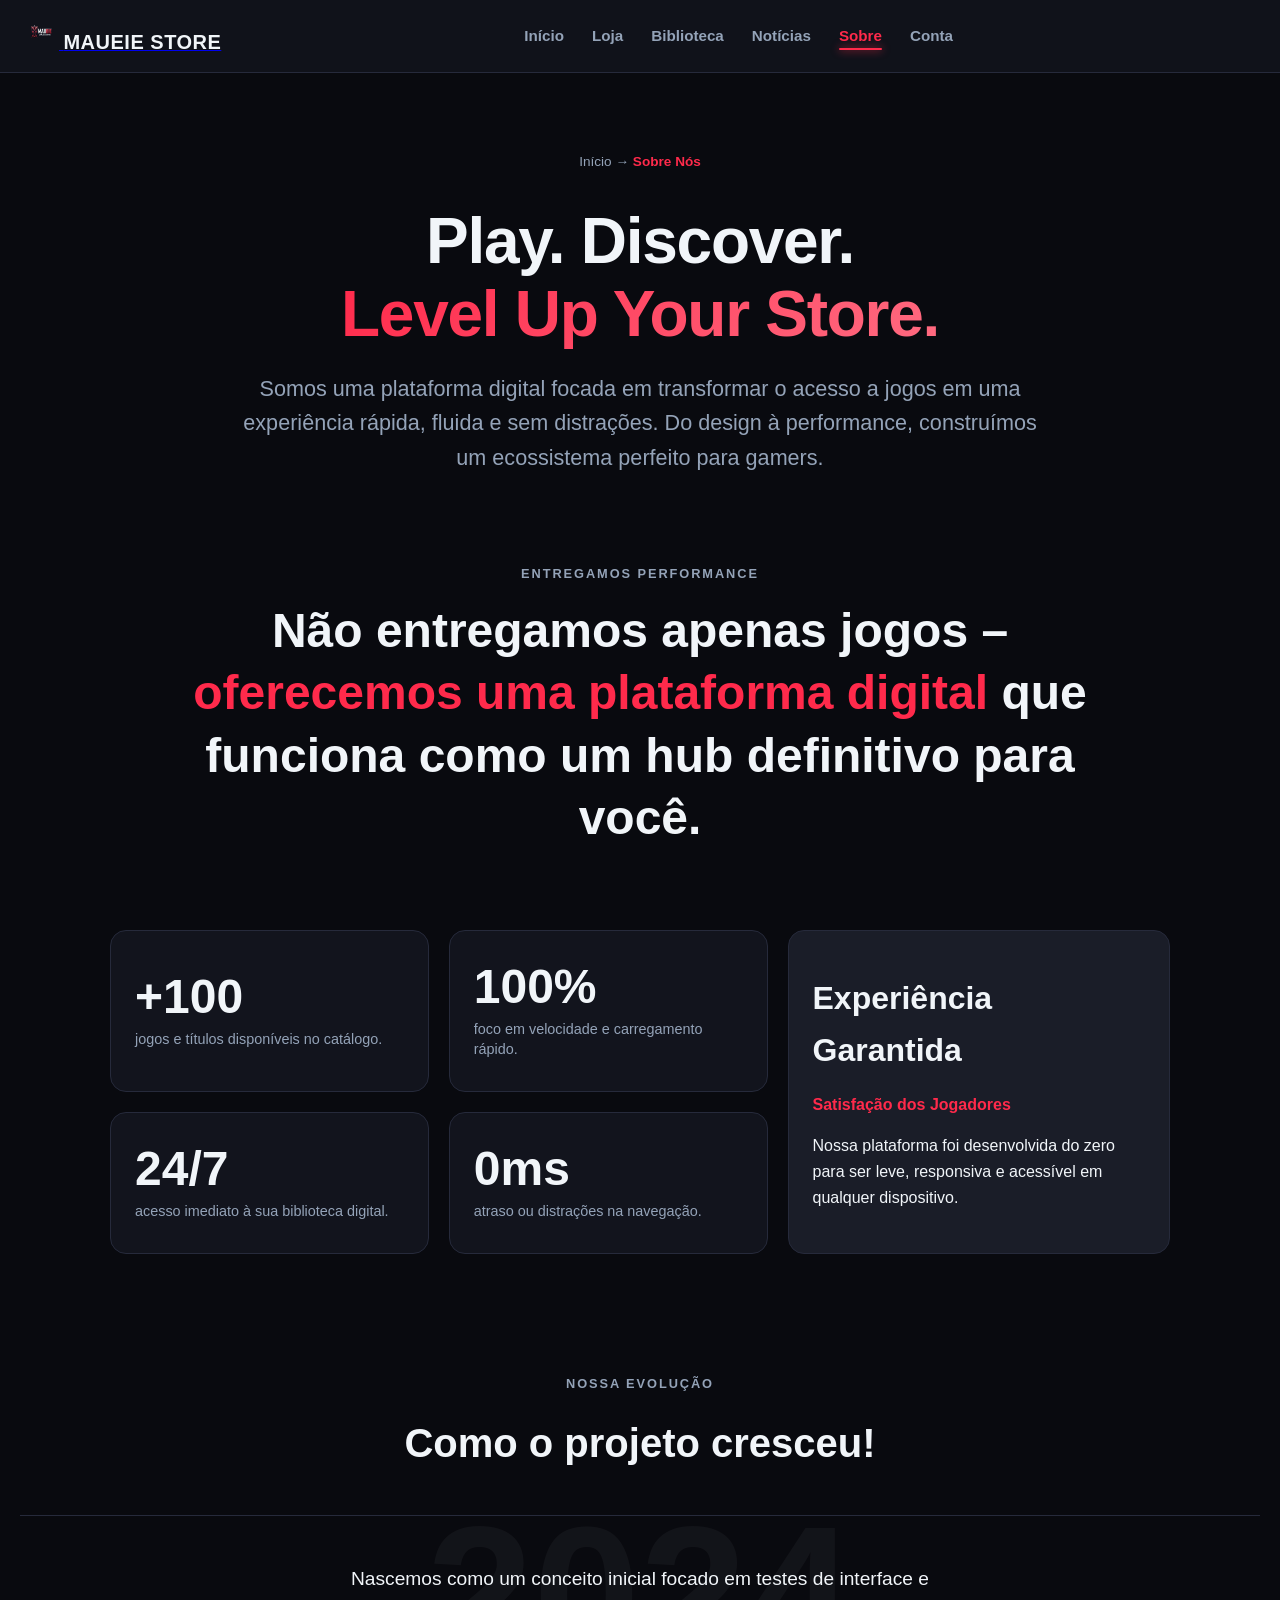
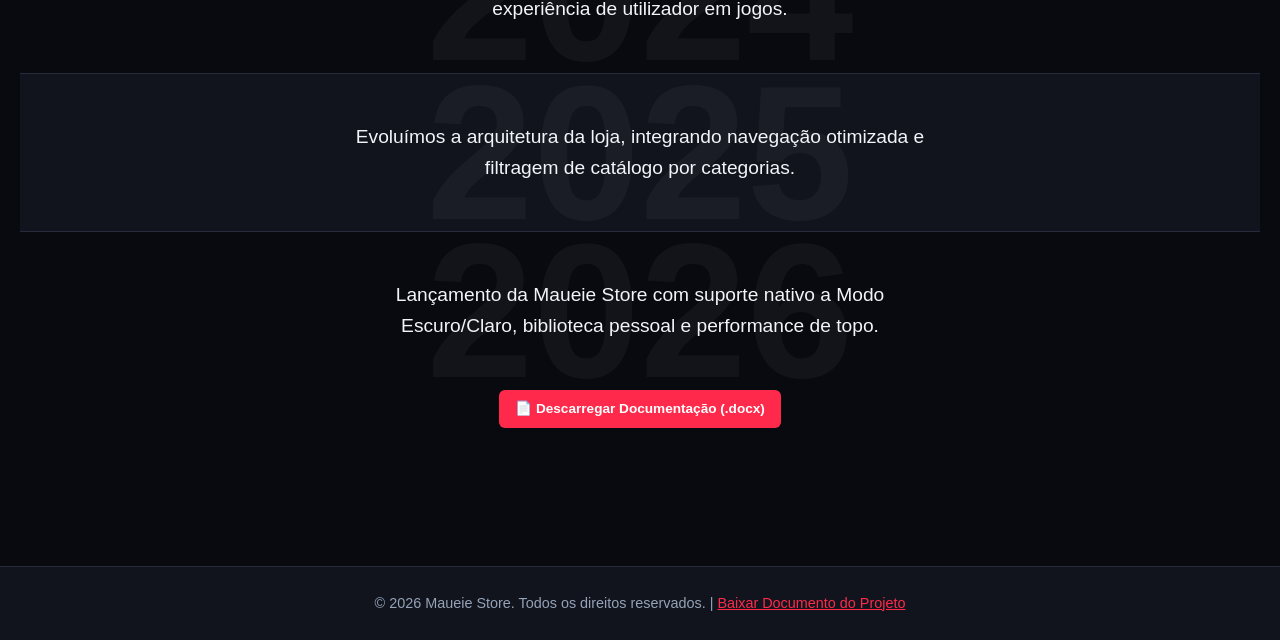
<file: sobre.html>
<!DOCTYPE html>
<html lang="pt-PT" data-theme="dark">

<head>
    <meta charset="UTF-8">
    <meta name="viewport" content="width=device-width, initial-scale=1.0">
    <meta name="description"
        content="Sobre - Maueie Store. Conheça a nossa história, missão e o conceito por trás da nossa plataforma de jogos.">
    <title>Sobre - Maueie Store</title>
    <link rel="icon" type="image/png" href="Imagens/iconMaueie.png">
    <link rel="stylesheet" href="Style/style.css">
    <link rel="stylesheet" href="Style/styleSobre.css">
</head>

<body>

    <header>
        <nav class="navbar" aria-label="Navegação Principal">
            <a href="index.html" class="brand-link" aria-label="Página Inicial - Maueie Store">
                <img src="Imagens/iconMaueie.png" alt="Logótipo da Maueie Store" width="35" height="35">
                <span class="brand-title">Maueie Store</span>
            </a>

            <ul class="nav-links" id="navLinks" role="menubar">
                <li role="none"><a href="index.html" role="menuitem">Início</a></li>
                <li role="none"><a href="loja.html" role="menuitem">Loja</a></li>
                <li role="none"><a href="biblioteca.html" role="menuitem">Biblioteca</a></li>
                <li role="none"><a href="noticias.html" role="menuitem">Notícias</a></li>
                <li role="none"><a href="sobre.html" role="menuitem" aria-current="page">Sobre</a></li>
                <li role="none">
                    <a href="conta.html" role="menuitem" class="account-link-mobile">
                        <span id="navContaTexto">Conta</span>
                    </a>
                </li>
            </ul>

            <div class="right-header-group">
                <button id="menuToggle" class="menu-mobile-btn" aria-label="Abrir Menu Navegação">&#9776;</button>
            </div>
        </nav>
    </header>

    <main class="about-page">
        <section class="hero-section">
            <div class="hero-top-bar">
                <nav class="breadcrumb" aria-label="Caminho de navegação">
                    <a href="index.html">Início</a> <span>&rarr;</span> <span class="current">Sobre Nós</span>
                </nav>
            </div>

            <h1 class="hero-title">
                Play. Discover.<br>
                <span class="highlight-text">Level Up Your Store.</span>
            </h1>

            <p class="hero-subtitle">
                Somos uma plataforma digital focada em transformar o acesso a jogos em uma
                experiência rápida, fluida e sem distrações. Do design à performance, construímos
                um ecossistema perfeito para gamers.
            </p>
        </section>

        <section class="manifesto-section">
            <span class="section-tag">ENTREGAMOS PERFORMANCE</span>
            <h2 class="manifesto-title">
                Não entregamos apenas jogos – <span class="highlight-blue">oferecemos uma plataforma digital</span> que
                funciona como um hub definitivo para você.
            </h2>
        </section>

        <section class="stats-section">
            <div class="stats-grid">
                <div class="stat-box">
                    <span class="stat-number">+100</span>
                    <p class="stat-desc">jogos e títulos disponíveis no catálogo.</p>
                </div>
                <div class="stat-box">
                    <span class="stat-number">100%</span>
                    <p class="stat-desc">foco em velocidade e carregamento rápido.</p>
                </div>
                <div class="stat-box highlight-box">
                    <h2>Experiência Garantida</h2>
                    <span class="stat-highlight">Satisfação dos Jogadores</span>
                    <p>Nossa plataforma foi desenvolvida do zero para ser leve, responsiva e acessível em qualquer
                        dispositivo.</p>
                </div>
                <div class="stat-box">
                    <span class="stat-number">24/7</span>
                    <p class="stat-desc">acesso imediato à sua biblioteca digital.</p>
                </div>
                <div class="stat-box">
                    <span class="stat-number">0ms</span>
                    <p class="stat-desc">atraso ou distrações na navegação.</p>
                </div>
            </div>
        </section>

        <section class="timeline-section">
            <span class="section-tag">NOSSA EVOLUÇÃO</span>
            <h2 class="timeline-main-title">Como o projeto cresceu!</h2>

            <div class="timeline-list">
                <div class="timeline-item">
                    <span class="bg-year">2024</span>
                    <div class="timeline-content">
                        <p>Nascemos como um conceito inicial focado em testes de interface e experiência de utilizador
                            em jogos.</p>
                    </div>
                </div>

                <div class="timeline-item alt-bg">
                    <span class="bg-year">2025</span>
                    <div class="timeline-content">
                        <p>Evoluímos a arquitetura da loja, integrando navegação otimizada e filtragem de catálogo por
                            categorias.</p>
                    </div>
                </div>

                <div class="timeline-item">
                    <span class="bg-year">2026</span>
                    <div class="timeline-content">
                        <p>Lançamento da Maueie Store com suporte nativo a Modo Escuro/Claro, biblioteca pessoal e
                            performance de topo.</p>
                    </div>
                </div>
            </div>
            <div class="hero-top-bar">
                <a href="Documents/Sobre Site Maueie Store.docx" download class="btn-download-doc">
                    📄 Descarregar Documentação (.docx)
                </a>
            </div>
        </section>
    </main>

    <footer>
        <p>&copy; 2026 Maueie Store. Todos os direitos reservados. |
            <a href="Documents/Sobre MAUEIE STORE.pdf" download class="footer-doc-link">Baixar Documento do
                Projeto</a>
        </p>
    </footer>

    <script>
        document.addEventListener('DOMContentLoaded', () => {
            const navContaTexto = document.getElementById('navContaTexto');
            const utilizadorAtivo = localStorage.getItem('maueie_user');

            if (utilizadorAtivo && navContaTexto) {
                navContaTexto.textContent = utilizadorAtivo;
            }
        });

        const menuToggle = document.getElementById('menuToggle');
        const navLinks = document.getElementById('navLinks');

        if (menuToggle && navLinks) {
            menuToggle.addEventListener('click', () => {
                navLinks.classList.toggle('ativo');
            });
        }
    </script>
</body>

</html>
</file>
<file: Style/style.css>
:root {
    --bg-main: #090a0f;
    --bg-card: #12141d;
    --bg-element: #1a1d28;
    --bg-header: rgba(18, 20, 29, 0.85);
    --text-main: #f1f5f9;
    --text-muted: #94a3b8;
    --border-color: #262a3b;
    --accent-red: #ff2a4b;
    --accent-red-hover: #ff526d;
    --accent-blue: #ff2a4b; /* Alterado para o vermelho principal da loja */
    --accent-green: #4ade80;
}

[data-theme="light"] {
    --bg-main: #f8fafc;
    --bg-card: #ffffff;
    --bg-element: #f1f5f9;
    --bg-header: rgba(255, 255, 255, 0.85);
    --text-main: #0f172a;
    --text-muted: #64748b;
    --border-color: #e2e8f0;
    --accent-red: #e11d48;
    --accent-red-hover: #be123c;
    --accent-blue: #e11d48; /* Alterado para o vermelho principal no tema claro */
    --accent-green: #10b981;
}

*, 
*::before, 
*::after {
    box-sizing: border-box;
    margin: 0;
    padding: 0;
}

body {
    font-family: -apple-system, BlinkMacSystemFont, "Segoe UI", Roboto, Helvetica, Arial, sans-serif;
    background-color: var(--bg-main);
    color: var(--text-main);
    line-height: 1.6;
    overflow-x: hidden;
    transition: background-color 0.3s ease, color 0.3s ease;
}

main {
    max-width: 1100px;
    margin: 30px auto;
    padding: 0 20px;
}

.sr-only {
    position: absolute;
    width: 1px;
    height: 1px;
    padding: 0;
    margin: -1px;
    overflow: hidden;
    clip: rect(0, 0, 0, 0);
    border: 0;
}

header {
    background-color: var(--bg-header);
    backdrop-filter: blur(12px);
    -webkit-backdrop-filter: blur(12px);
    border-bottom: 1px solid var(--border-color);
    position: sticky;
    top: 0;
    z-index: 1000;
    transition: background-color 0.3s ease, border-color 0.3s ease;
}

.navbar {
    max-width: 1280px;
    margin: 0 auto;
    display: flex;
    justify-content: space-between;
    align-items: center;
    padding: 0.875rem 1.5rem;
}

.logo-container,
.nav-logo {
    display: flex;
    align-items: center;
    gap: 0.75rem;
    text-decoration: none;
}

.logo-img,
.nav-logo img {
    height: 35px;
    width: auto;
    object-fit: contain;
    border-radius: 6px;
    filter: drop-shadow(0 0 6px rgba(255, 42, 75, 0.4));
}

.logo-texto,
.brand-title {
    font-size: 1.25rem;
    font-weight: 800;
    color: var(--text-main);
    text-transform: uppercase;
    letter-spacing: 0.5px;
}

.nav-links {
    display: flex;
    list-style: none;
    gap: 1.75rem;
    align-items: center;
    margin: 0;
    padding: 0;
}

.nav-links a {
    color: var(--text-muted);
    text-decoration: none;
    font-weight: 600;
    font-size: 0.95rem;
    position: relative;
    padding: 0.25rem 0;
    transition: color 0.2s ease;
}

.nav-links a::after {
    content: '';
    position: absolute;
    bottom: -2px;
    left: 0;
    width: 0;
    height: 2px;
    background-color: var(--accent-red);
    box-shadow: 0 0 8px var(--accent-red);
    transition: width 0.2s ease;
    border-radius: 2px;
}

.nav-links a:hover {
    color: var(--text-main);
}

.nav-links a:hover::after,
.nav-links a[aria-current="page"]::after {
    width: 100%;
}

.nav-links a[aria-current="page"] {
    color: var(--accent-red);
    font-weight: 700;
}

.nav-acoes,
.nav-actions {
    display: flex;
    align-items: center;
    gap: 1.25rem;
}

.nav-link,
.account-link,
.user-btn {
    display: flex;
    align-items: center;
    gap: 0.5rem;
    color: var(--text-muted);
    text-decoration: none;
    font-size: 0.95rem;
    font-weight: 600;
    padding: 0.5rem 0.875rem;
    border-radius: 8px;
    transition: all 0.2s ease;
}

.nav-link:hover,
.account-link:hover,
.user-btn:hover {
    color: var(--text-main);
    background-color: var(--bg-element);
}

.theme-toggle-btn,
.theme-btn {
    background: transparent;
    border: 1px solid var(--border-color);
    color: var(--text-main);
    width: 38px;
    height: 38px;
    border-radius: 50%;
    display: flex;
    align-items: center;
    justify-content: center;
    cursor: pointer;
    transition: border-color 0.2s ease, background-color 0.2s ease, transform 0.2s ease;
}

.theme-toggle-btn:hover,
.theme-btn:hover {
    background-color: var(--bg-element);
    border-color: var(--accent-red);
    box-shadow: 0 0 10px rgba(255, 42, 75, 0.2);
    transform: scale(1.05);
}

.menu-hamb-btn,
.menu-mobile-btn {
    display: none;
    background: transparent;
    border: none;
    color: var(--text-main);
    font-size: 1.5rem;
    cursor: pointer;
}

.steam-carousel-section {
    max-width: 1100px;
    margin: 20px auto;
    padding: 25px;
    background: linear-gradient(135deg, var(--bg-card) 0%, var(--bg-element) 100%);
    border-radius: 12px;
    border: 1px solid var(--border-color);
    box-shadow: 0 12px 30px rgba(0, 0, 0, 0.4);
}

.section-title {
    font-size: 1.5rem;
    margin-bottom: 15px;
    color: var(--text-main);
}

.steam-carousel {
    position: relative;
    display: flex;
    align-items: center;
    margin-top: 15px;
}

.steam-slide-container {
    width: 100%;
    overflow: hidden;
    position: relative;
    border-radius: 8px;
    background-color: var(--bg-main);
    border: 1px solid var(--border-color);
}

.steam-slide {
    display: none;
    grid-template-columns: 2fr 1fr;
    background-color: var(--bg-main);
    animation: fadeIn 0.4s ease-in-out;
}

.steam-slide.ativo {
    display: grid;
}

.slide-artwork img {
    width: 100%;
    height: 380px;
    object-fit: cover;
    display: block;
}

.slide-info {
    padding: 30px;
    display: flex;
    flex-direction: column;
    justify-content: space-between;
    background: var(--bg-card);
}

.slide-info h2 {
    font-size: 1.8rem;
    color: var(--text-main);
    margin-bottom: 10px;
}

.slide-tags {
    display: flex;
    gap: 8px;
    margin-bottom: 15px;
    flex-wrap: wrap;
}

.tag {
    background-color: var(--bg-element);
    color: var(--text-muted);
    font-size: 0.8rem;
    padding: 4px 10px;
    border-radius: 4px;
    border: 1px solid var(--border-color);
    font-weight: 600;
}

.slide-desc {
    color: var(--text-muted);
    font-size: 0.95rem;
    margin-bottom: 20px;
    line-height: 1.5;
}

.slide-footer {
    display: flex;
    align-items: center;
    justify-content: space-between;
    margin-top: auto;
}

.slide-price {
    font-size: 1.4rem;
    font-weight: 700;
    color: var(--accent-green);
}

.steam-btn-comprar {
    background-color: var(--accent-red);
    color: #ffffff;
    padding: 10px 20px;
    border-radius: 6px;
    text-decoration: none;
    font-weight: 600;
    border: none;
    cursor: pointer;
    min-height: 44px;
    display: inline-flex;
    align-items: center;
    justify-content: center;
    transition: background-color 0.2s, opacity 0.2s;
}

.steam-btn-comprar:hover {
    background-color: var(--accent-red-hover);
}

.steam-carousel-btn {
    background-color: var(--bg-card);
    color: var(--text-main);
    border: 1px solid var(--border-color);
    font-size: 1.25rem;
    cursor: pointer;
    width: 42px;
    height: 42px;
    z-index: 10;
    position: absolute;
    top: 50%;
    transform: translateY(-50%);
    transition: all 0.2s ease;
    border-radius: 50%;
    display: flex;
    align-items: center;
    justify-content: center;
}

.steam-carousel-btn.prev {
    left: 10px;
}

.steam-carousel-btn.next {
    right: 10px;
}

.steam-carousel-btn:hover {
    background-color: var(--accent-red);
    border-color: var(--accent-red);
    color: #fff;
}

.steam-dots {
    display: flex;
    justify-content: center;
    gap: 8px;
    margin-top: 15px;
}

.dot {
    width: 12px;
    height: 12px;
    border-radius: 50%;
    border: none;
    background-color: var(--border-color);
    cursor: pointer;
    transition: background-color 0.3s ease;
}

.dot.ativo {
    background-color: var(--accent-red);
}

.catalogo-grid {
    display: grid;
    grid-template-columns: repeat(auto-fill, minmax(280px, 1fr));
    gap: 20px;
    margin-top: 15px;
}

.jogo-card {
    background-color: var(--bg-card);
    border: 1px solid var(--border-color);
    border-radius: 8px;
    overflow: hidden;
    display: flex;
    flex-direction: column;
    transition: transform 0.3s ease, border-color 0.3s ease, box-shadow 0.3s ease;
}

/* Padronizado o hover do card para usar o vermelho da loja com um suave brilho */
.jogo-card:hover {
    transform: translateY(-4px);
    border-color: var(--accent-red);
    box-shadow: 0 4px 20px rgba(255, 42, 75, 0.15);
}

.jogo-card img {
    width: 100%;
    height: 180px;
    object-fit: cover;
}

.jogo-info {
    padding: 20px;
    display: flex;
    flex-direction: column;
    flex-grow: 1;
    justify-content: space-between;
}

.jogo-info h3 {
    font-size: 1.2rem;
    color: var(--text-main);
    margin-bottom: 10px;
}

.jogo-footer {
    display: flex;
    align-items: center;
    justify-content: space-between;
    margin-top: 15px;
}

.loja-container {
    max-width: 1100px;
    margin: 20px auto;
}

.loja-controles {
    display: flex;
    flex-direction: column;
    gap: 15px;
    margin: 20px 0 30px 0;
}

.pesquisa-box input {
    width: 100%;
    padding: 12px 18px;
    background-color: var(--bg-card);
    border: 1px solid var(--border-color);
    color: var(--text-main);
    border-radius: 8px;
    font-size: 1rem;
    outline: none;
    transition: border-color 0.3s ease;
    appearance: none;
    -webkit-appearance: none;
}

.pesquisa-box input:focus {
    border-color: var(--accent-red);
}

.filtros-genero {
    display: flex;
    gap: 10px;
    flex-wrap: wrap;
}

.filtro-btn {
    background-color: var(--bg-card);
    border: 1px solid var(--border-color);
    color: var(--text-muted);
    padding: 8px 16px;
    border-radius: 6px;
    cursor: pointer;
    font-weight: 600;
    transition: all 0.2s ease;
    min-height: 40px;
}

.filtro-btn:hover,
.filtro-btn.ativo {
    background-color: var(--accent-red);
    color: #ffffff;
    border-color: var(--accent-red);
}

.categorias-rapidas {
    max-width: 1100px;
    margin: 40px auto;
}

.cat-grid {
    display: grid;
    grid-template-columns: repeat(auto-fit, minmax(200px, 1fr));
    gap: 15px;
    margin-top: 15px;
}

.cat-card {
    background-color: var(--bg-card);
    border: 1px solid var(--border-color);
    padding: 25px;
    text-align: center;
    border-radius: 8px;
    text-decoration: none;
    color: var(--text-main);
    font-weight: 700;
    font-size: 1.1rem;
    transition: transform 0.3s ease, border-color 0.3s ease;
}

.cat-card:hover {
    transform: translateY(-4px);
    border-color: var(--accent-red);
}

footer {
    text-align: center;
    padding: 25px;
    background-color: var(--bg-card);
    border-top: 1px solid var(--border-color);
    color: var(--text-muted);
    margin-top: 50px;
    font-size: 0.9rem;
}

@keyframes fadeIn {
    from {
        opacity: 0.4;
    }
    to {
        opacity: 1;
    }
}

@media screen and (max-width: 768px) {
    main {
        padding: 0 10px;
        margin: 10px auto;
    }

    .menu-hamb-btn,
    .menu-mobile-btn {
        display: block;
    }

    .nav-links {
        display: none;
        position: absolute;
        top: 100%;
        left: 0;
        width: 100%;
        background-color: var(--bg-card);
        flex-direction: column;
        padding: 20px;
        border-bottom: 1px solid var(--border-color);
        gap: 1rem;
    }

    .nav-links.ativo {
        display: flex;
    }

    .steam-carousel-section {
        padding: 10px;
    }

    .steam-slide,
    .steam-slide.ativo {
        grid-template-columns: 1fr !important;
    }

    .slide-artwork img {
        height: 220px;
    }

    .slide-info {
        padding: 15px;
    }

    .slide-info h2 {
        font-size: 1.3rem;
    }

    .steam-carousel-btn {
        display: none !important;
    }

    .catalogo-grid {
        grid-template-columns: 1fr;
    }
}
</file>
<file: Style/bibliotecaStyle.css>
/* =================================================================
   ESTILOS ESPECÍFICOS DA PÁGINA DA BIBLIOTECA (MAUEIE STORE)
   ================================================================ */

/* Reset Local e Garantia do Box Model */
.biblioteca-grid,
.biblioteca-grid * {
    box-sizing: border-box;
}

.biblioteca-grid {
    display: grid;
    grid-template-columns: repeat(auto-fill, minmax(220px, 1fr));
    gap: 1.25rem;
    margin-top: 1.25rem;
    width: 100%;
}

.bib-card {
    background-color: var(--bg-card, var(--bg-element));
    border: 1px solid var(--border-color);
    border-radius: 8px;
    padding: 1rem;
    text-align: center;
    display: flex;
    flex-direction: column;
    justify-content: space-between;
    transition: transform 0.2s ease, border-color 0.2s ease, box-shadow 0.2s ease;
}

.bib-card:hover {
    transform: translateY(-4px);
    border-color: var(--accent-red);
    box-shadow: 0 6px 16px rgba(0, 0, 0, 0.35);
}

.bib-card img {
    width: 100%;
    height: 280px;
    object-fit: cover;
    border-radius: 6px;
    margin-bottom: 0.75rem;
    background-color: var(--bg-element);
    display: block;
}

.bib-card h3 {
    font-size: 1rem;
    font-weight: 700;
    color: var(--text-main);
    margin-bottom: 0.5rem;
    line-height: 1.35;
}

.jogar-btn {
    background-color: var(--accent-green, #4ade80);
    color: #000000; /* Alto contraste com o tom verde de ação */
    border: none;
    padding: 0.625rem 1rem;
    border-radius: 6px;
    cursor: pointer;
    font-weight: 700;
    font-size: 0.95rem;
    width: 100%;
    min-height: 44px; /* Target de toque recomendado */
    margin-top: 0.75rem;
    display: inline-flex;
    align-items: center;
    justify-content: center;
    transition: opacity 0.2s ease, transform 0.1s ease, box-shadow 0.2s ease;
}

.jogar-btn:hover {
    opacity: 0.9;
    box-shadow: 0 0 10px rgba(74, 222, 128, 0.3);
}

.jogar-btn:active {
    transform: scale(0.98);
}

/* Estado de Biblioteca Vazia */
.aviso-vazio {
    text-align: center;
    padding: 2.5rem 1.5rem;
    background-color: var(--bg-card, var(--bg-element));
    border-radius: 8px;
    border: 1px solid var(--border-color);
    color: var(--text-muted);
    font-size: 1rem;
    line-height: 1.6;
    margin-top: 1.25rem;
}

/* Responsividade Fina */
@media (max-width: 480px) {
    .biblioteca-grid {
        grid-template-columns: repeat(auto-fill, minmax(150px, 1fr));
        gap: 0.875rem;
    }

    .bib-card {
        padding: 0.75rem;
    }

    .bib-card img {
        height: 200px;
    }
}
</file>
<file: Style/styleconta.css>
.auth-container,
.auth-container * {
    box-sizing: border-box;
}

.auth-container {
    width: 100%;
    max-width: 450px;
    margin: 0 auto;
    background-color: var(--bg-element);
    padding: 30px 25px;
    border-radius: 8px;
    border: 1px solid var(--border-color);
}

.form-grupo {
    margin-bottom: 20px;
    width: 100%;
}

.form-grupo label {
    display: block;
    margin-bottom: 8px;
    font-weight: 600;
    color: var(--text-main);
    font-size: 0.95rem;
}

.form-grupo input {
    width: 100%;
    padding: 12px 14px;
    background-color: var(--bg-main);
    border: 1px solid var(--border-color);
    color: var(--text-main);
    border-radius: 6px;
    font-size: 1rem;
    font-family: inherit;
    transition: border-color 0.2s ease, box-shadow 0.2s ease;
    appearance: none;
    -webkit-appearance: none;
}

.form-grupo input:focus {
    outline: none;
    border-color: var(--accent-red, #ff2a4b);
    box-shadow: 0 0 0 3px rgba(255, 42, 75, 0.15);
}

.auth-btn {
    background-color: var(--accent-red, #ff2a4b);
    color: #ffffff;
    border: none;
    padding: 12px 20px;
    border-radius: 6px;
    cursor: pointer;
    font-weight: 600;
    font-size: 1rem;
    width: 100%;
    min-height: 48px;
    transition: opacity 0.2s ease;
}

.auth-btn:hover {
    opacity: 0.9;
}

.toggle-auth {
    text-align: center;
    margin-top: 15px;
    font-size: 0.95rem;
    color: var(--text-muted);
}

.btn-link {
    background: none;
    border: none;
    color: var(--accent-blue, #2f81f7);
    cursor: pointer;
    font-weight: 600;
    text-decoration: underline;
}

.hidden {
    display: none !important;
}

.nav-account-container {
    position: relative;
}

.dropdown-arrow {
    font-size: 0.65rem;
    margin-left: 4px;
    display: inline-block;
    transition: transform 0.2s ease;
}

.user-dropdown-menu {
    position: absolute;
    top: 100%;
    right: 0;
    background-color: var(--bg-element);
    border: 1px solid var(--border-color);
    border-radius: 6px;
    box-shadow: 0 4px 12px rgba(0, 0, 0, 0.3);
    min-width: 180px;
    z-index: 1000;
    padding: 6px 0;
    margin-top: 5px;
}

.dropdown-item {
    display: block;
    width: 100%;
    text-align: left;
    background: none;
    border: none;
    padding: 10px 16px;
    color: var(--text-main);
    font-size: 0.9rem;
    cursor: pointer;
    transition: background-color 0.2s ease;
}

.dropdown-item:hover {
    background-color: var(--bg-main);
    color: var(--accent-red, #ff2a4b);
}

.dropdown-divider {
    height: 1px;
    background-color: var(--border-color);
    margin: 6px 0;
}

.dropdown-item.btn-logout {
    color: #ff4757;
}

.profile-container {
    max-width: 900px;
    margin: 0 auto;
    background-color: var(--bg-element);
    border: 1px solid var(--border-color);
    border-radius: 8px;
    padding: 24px;
}

.profile-header {
    display: flex;
    align-items: center;
    gap: 20px;
    padding-bottom: 20px;
    border-bottom: 1px solid var(--border-color);
}

.avatar-wrapper {
    position: relative;
    width: 110px;
    height: 110px;
    border-radius: 8px;
    overflow: hidden;
    border: 2px solid var(--accent-red, #ff2a4b);
    flex-shrink: 0;
}

.avatar-wrapper img {
    width: 100%;
    height: 100%;
    object-fit: cover;
}

.avatar-edit-overlay {
    position: absolute;
    top: 0;
    left: 0;
    width: 100%;
    height: 100%;
    background: rgba(0, 0, 0, 0.65);
    display: flex;
    align-items: center;
    justify-content: center;
    color: #ffffff;
    font-size: 0.85rem;
    font-weight: 600;
    opacity: 0;
    cursor: pointer;
    transition: opacity 0.2s ease;
}

.avatar-wrapper:hover .avatar-edit-overlay {
    opacity: 1;
}

.profile-info {
    flex-grow: 1;
}

.profile-username {
    font-size: 1.8rem;
    margin: 0 0 6px 0;
    color: var(--text-main);
}

.profile-level {
    display: inline-block;
    padding: 4px 10px;
    background: var(--bg-main);
    border: 1px solid var(--border-color);
    border-radius: 20px;
    font-size: 0.85rem;
}

.profile-actions {
    margin-left: auto;
    display: flex;
    gap: 10px;
}

.action-btn {
    background-color: var(--bg-main);
    color: var(--text-main);
    border: 1px solid var(--border-color);
    padding: 10px 16px;
    border-radius: 6px;
    cursor: pointer;
    font-weight: 600;
    font-size: 0.9rem;
    transition: border-color 0.2s ease;
}

.action-btn:hover {
    border-color: var(--accent-red, #ff2a4b);
}

.sair-btn {
    background-color: #d73a49;
    color: #ffffff;
    border: none;
    padding: 10px 16px;
    border-radius: 6px;
    cursor: pointer;
    font-weight: 600;
    font-size: 0.9rem;
    transition: opacity 0.2s ease;
}

.sair-btn:hover {
    opacity: 0.85;
}

.profile-grid {
    display: grid;
    grid-template-columns: 2fr 1fr;
    gap: 20px;
    margin-top: 20px;
}

.panel-box, .activity-box, .status-box, .stats-card {
    background: var(--bg-main);
    border: 1px solid var(--border-color);
    border-radius: 6px;
    padding: 20px;
    margin-top: 20px;
}

.panel-box h3, .activity-box h3 {
    margin: 0 0 16px 0;
    font-size: 1.1rem;
    color: var(--text-main);
}

.custom-textarea {
    width: 100%;
    padding: 12px;
    background-color: var(--bg-main);
    border: 1px solid var(--border-color);
    color: var(--text-main);
    border-radius: 6px;
    font-family: inherit;
    font-size: 0.95rem;
    resize: vertical;
}

.custom-textarea:focus {
    outline: none;
    border-color: var(--accent-red, #ff2a4b);
}

.sucesso-msg {
    color: #2ed573;
    font-size: 0.9rem;
    margin-top: 10px;
}

.community-grid {
    display: grid;
    grid-template-columns: 1fr 1fr;
    gap: 15px;
}

.comm-card {
    background: var(--bg-element);
    border: 1px solid var(--border-color);
    padding: 15px;
    border-radius: 6px;
}

.comm-card h4 {
    margin: 0 0 8px 0;
}

.game-activity-item {
    display: flex;
    gap: 12px;
    align-items: center;
}

.game-thumb {
    width: 100px;
    height: 55px;
    object-fit: cover;
    border-radius: 4px;
}

.game-activity-info h4 {
    margin: 0 0 4px 0;
    font-size: 0.95rem;
}

.game-activity-info p {
    margin: 0;
    font-size: 0.85rem;
    color: var(--text-muted);
}

.status-box {
    display: flex;
    align-items: center;
    gap: 8px;
    margin-bottom: 12px;
    font-weight: 500;
}

.status-indicator.online {
    width: 10px;
    height: 10px;
    background-color: #2ed573;
    border-radius: 50%;
    display: inline-block;
}

.stats-card {
    display: flex;
    justify-content: space-around;
}

.stat-item {
    text-align: center;
}

.stat-val {
    display: block;
    font-size: 1.3rem;
    font-weight: 700;
    color: var(--accent-red, #ff2a4b);
}

.stat-lbl {
    font-size: 0.8rem;
    color: var(--text-muted);
}

@media (max-width: 650px) {
    .profile-header {
        flex-direction: column;
        text-align: center;
    }
    .profile-actions {
        margin-left: 0;
        width: 100%;
        flex-direction: column;
    }
    .action-btn, .sair-btn {
        width: 100%;
    }
    .profile-grid, .community-grid {
        grid-template-columns: 1fr;
    }
}
</file>
<file: Style/styleContacto.css>
/* =================================================================
   ESTILOS ESPECÍFICOS DA PÁGINA DE CONTACTO (MAUEIE STORE)
   ================================================================ */

/* Prevenção estrita de transbordamento */
.contacto-wrapper,
.contacto-wrapper * {
    box-sizing: border-box;
}

.contacto-wrapper {
    display: grid;
    grid-template-columns: 1fr 1fr;
    gap: 30px;
    width: 100%;
    max-width: 1200px;
    margin: 0 auto;
    padding: 0 15px;
}

.contacto-info {
    background-color: var(--bg-element);
    padding: 25px;
    border-radius: 8px;
    border: 1px solid var(--border-color);
    width: 100%;
}

.form-grupo {
    margin-bottom: 20px;
    width: 100%;
}

.form-grupo label {
    display: block;
    margin-bottom: 8px;
    font-weight: 600;
    color: var(--text-main);
    font-size: 0.95rem;
}

/* Campos de entrada com prevenção de overflow e UX mobile */
.form-grupo input,
.form-grupo textarea {
    width: 100%;
    padding: 12px 14px;
    background-color: var(--bg-element);
    border: 1px solid var(--border-color);
    color: var(--text-main);
    border-radius: 6px;
    font-size: 1rem;
    /* 16px evita o zoom automático no iOS/Safari */
    font-family: inherit;
    transition: border-color 0.2s ease, box-shadow 0.2s ease;
    appearance: none;
    -webkit-appearance: none;
}

.form-grupo textarea {
    resize: vertical;
    min-height: 120px;
}

/* Estados de foco e interação */
.form-grupo input:focus,
.form-grupo textarea:focus {
    outline: none;
    border-color: var(--accent-red, #ff2a4b);
    box-shadow: 0 0 0 3px rgba(255, 42, 75, 0.15);
}

/* Botão de envio otimizado para toque */
.enviar-btn {
    background-color: var(--accent-red, #ff2a4b);
    color: #ffffff;
    border: none;
    padding: 14px 20px;
    border-radius: 6px;
    cursor: pointer;
    font-weight: 600;
    font-size: 1rem;
    width: 100%;
    transition: background-color 0.2s ease, transform 0.1s ease;
    min-height: 48px;
    /* Altura mínima recomendada para toque em mobile */
}

.enviar-btn:hover {
    background-color: #e0203f;
}

.enviar-btn:active {
    transform: scale(0.99);
}

.mensagem-sucesso {
    display: none;
    background-color: #238636;
    color: #ffffff;
    padding: 15px;
    border-radius: 6px;
    margin-top: 15px;
    text-align: center;
    font-weight: 600;
    font-size: 0.95rem;
    word-break: break-word;
}

/* --- RESPONSIVIDADE MOBILE --- */
@media (max-width: 768px) {
    .contacto-wrapper {
        grid-template-columns: 1fr;
        gap: 20px;
        padding: 0 10px;
    }

    .contacto-info {
        padding: 20px 15px;
    }

    .form-grupo {
        margin-bottom: 16px;
    }
}
</file>
<file: Style/lojaStyle.css>
.loja-seccao h2,
.loja-titulo {
    font-size: 1.85rem;
    font-weight: 800;
    color: var(--text-main);
    margin-bottom: 0.5rem;
}

.loja-subtitulo,
.loja-seccao p {
    color: var(--text-muted);
    font-size: 0.95rem;
    margin-bottom: 2rem;
}

.loja-header-controls {
    display: flex;
    flex-direction: column;
    gap: 1.25rem;
    margin-bottom: 2.5rem;
}

@media (min-width: 768px) {
    .loja-header-controls {
        flex-direction: row;
        justify-content: space-between;
        align-items: center;
        gap: 1.5rem;
    }
}

.pesquisa-container {
    flex: 1;
    min-width: 260px;
    max-width: 380px;
}

.pesquisa-input {
    width: 100%;
    box-sizing: border-box;
    background-color: var(--bg-element);
    color: var(--text-main);
    border: 1px solid var(--border-color);
    padding: 0.625rem 1rem;
    border-radius: 6px;
    font-size: 0.95rem;
    outline: none;
    transition: border-color 0.2s ease, box-shadow 0.2s ease;
}

.pesquisa-input::placeholder {
    color: var(--text-muted);
    opacity: 0.75;
}

.pesquisa-input:focus {
    border-color: var(--accent-red);
    box-shadow: 0 0 8px rgba(255, 42, 75, 0.3);
}

.filtros-container {
    display: flex;
    flex-wrap: wrap;
    align-items: center;
    gap: 0.5rem;
    width: 100%;
}

@media (min-width: 768px) {
    .filtros-container {
        width: auto;
    }
}

.filtro-btn {
    background-color: var(--bg-element);
    color: var(--text-main);
    border: 1px solid var(--border-color);
    padding: 0.5rem 0.85rem;
    border-radius: 6px;
    cursor: pointer;
    font-weight: 600;
    font-size: 0.85rem;
    white-space: nowrap;
    transition: background-color 0.2s ease, border-color 0.2s ease, color 0.2s ease, box-shadow 0.2s ease;
}

.filtro-btn:hover {
    background-color: rgba(255, 42, 75, 0.15);
    border-color: var(--accent-red);
    color: #ffffff;
}

.filtro-btn.ativo {
    background-color: var(--accent-red);
    color: #ffffff;
    border-color: var(--accent-red);
    box-shadow: 0 0 10px rgba(255, 42, 75, 0.3);
}

.categoria-secao {
    margin-bottom: 3.5rem;
}

.categoria-titulo {
    font-size: 1.35rem;
    font-weight: 700;
    color: var(--text-main);
    margin-bottom: 1.25rem;
    padding-left: 0.5rem;
    border-left: 4px solid var(--accent-red);
}

.carrossel-wrapper {
    position: relative;
    display: flex;
    align-items: center;
    width: 100%;
}

.carrossel-seta {
    position: absolute;
    top: 50%;
    z-index: 10;
    width: 42px;
    height: 42px;
    border-radius: 50%;
    background-color: var(--bg-card);
    color: var(--text-main);
    border: 1px solid var(--border-color);
    font-size: 1.1rem;
    display: flex;
    align-items: center;
    justify-content: center;
    cursor: pointer;
    backdrop-filter: blur(8px);
    -webkit-backdrop-filter: blur(8px);
    transform: translateY(-50%);
    transition: transform 0.2s cubic-bezier(0.4, 0, 0.2, 1), background-color 0.2s ease, border-color 0.2s ease, box-shadow 0.2s ease;
    box-shadow: 0 4px 12px rgba(0, 0, 0, 0.4);
}

.carrossel-seta.prev {
    left: -21px;
}

.carrossel-seta.next {
    right: -21px;
}

.carrossel-seta:hover {
    background-color: var(--accent-red);
    color: #ffffff;
    border-color: var(--accent-red);
    transform: translateY(-50%) scale(1.12);
    box-shadow: 0 0 14px rgba(255, 42, 75, 0.45);
}

.carrossel-seta:active {
    transform: translateY(-50%) scale(0.95);
}

.loja-carrossel {
    display: flex !important;
    flex-direction: row !important;
    gap: 1.5rem;
    overflow-x: auto;
    scroll-snap-type: x mandatory;
    scroll-behavior: smooth;
    padding: 0.75rem 0.5rem 1.25rem 0.5rem;
    width: 100%;
    -webkit-overflow-scrolling: touch;
    -ms-overflow-style: none;
    scrollbar-width: none;
}

.loja-carrossel::-webkit-scrollbar {
    display: none;
}

.loja-card {
    flex: 0 0 220px !important;
    max-width: 220px;
    scroll-snap-align: start;
    background-color: var(--bg-card);
    border: 1px solid var(--border-color);
    border-radius: 10px;
    padding: 1rem;
    text-align: center;
    display: flex;
    flex-direction: column;
    justify-content: space-between;
    transition: transform 0.25s ease, border-color 0.25s ease, box-shadow 0.25s ease;
    box-sizing: border-box;
}

.loja-card:hover {
    transform: translateY(-6px);
    border-color: var(--accent-red);
    box-shadow: 0 8px 20px rgba(0, 0, 0, 0.5), 0 0 10px rgba(255, 42, 75, 0.2);
}

.loja-card img {
    width: 100%;
    height: 260px;
    object-fit: cover;
    border-radius: 6px;
    margin-bottom: 0.85rem;
}

.loja-card h3 {
    font-size: 1rem;
    font-weight: 700;
    color: var(--text-main);
    margin-bottom: 0.35rem;
}

.categoria-tag {
    font-size: 0.8rem;
    font-weight: 600;
    color: var(--text-muted);
    margin-bottom: 0.5rem;
}

.preco {
    font-weight: 800;
    color: var(--accent-red);
    margin: 0.35rem 0 1rem;
    font-size: 1.15rem;
}

.comprar-btn {
    background-color: var(--accent-red);
    color: #ffffff;
    border: none;
    padding: 0.625rem;
    border-radius: 6px;
    cursor: pointer;
    font-weight: 700;
    width: 100%;
    transition: background-color 0.2s ease, box-shadow 0.2s ease, transform 0.1s ease;
}

.comprar-btn:hover {
    background-color: var(--accent-red-hover, #ff526d);
    box-shadow: 0 0 12px rgba(255, 42, 75, 0.4);
}

.comprar-btn:active {
    transform: scale(0.98);
}

@media (max-width: 768px) {
    .carrossel-seta {
        display: none !important;
    }

    .filtros-container {
        overflow-x: auto;
        flex-wrap: nowrap;
        padding-bottom: 0.5rem;
        -webkit-overflow-scrolling: touch;
    }
    
    .filtros-container::-webkit-scrollbar {
        display: none;
    }

    .loja-carrossel {
        gap: 1rem;
        padding: 0.5rem 0.25rem 1rem 0.25rem;
    }

    .loja-card {
        flex: 0 0 160px !important;
        max-width: 160px;
        padding: 0.75rem;
    }

    .loja-card img {
        height: 200px;
    }

    .loja-card h3 {
        font-size: 0.875rem;
        white-space: nowrap;
        overflow: hidden;
        text-overflow: ellipsis;
    }

    .preco {
        font-size: 1rem;
        margin-bottom: 0.5rem;
    }

    .comprar-btn {
        padding: 0.5rem;
        font-size: 0.8rem;
    }
}

.modal-overlay {
    position: fixed;
    top: 0;
    left: 0;
    width: 100%;
    height: 100%;
    background-color: rgba(0, 0, 0, 0.75);
    backdrop-filter: blur(4px);
    -webkit-backdrop-filter: blur(4px);
    display: flex;
    justify-content: center;
    align-items: center;
    z-index: 2000;
}

.modal-content {
    background-color: var(--bg-card);
    color: var(--text-main);
    border: 1px solid var(--border-color);
    padding: 2rem;
    border-radius: 12px;
    width: 90%;
    max-width: 450px;
    position: relative;
    box-shadow: 0 10px 25px rgba(0, 0, 0, 0.5), 0 0 15px rgba(255, 42, 75, 0.15);
}

.modal-fechar {
    position: absolute;
    top: 1rem;
    right: 1.25rem;
    background: transparent;
    border: none;
    font-size: 1.5rem;
    color: var(--text-muted);
    cursor: pointer;
    transition: color 0.2s ease;
}

.modal-fechar:hover {
    color: var(--accent-red);
}

.form-group {
    margin-bottom: 1.25rem;
}

.form-group label {
    display: block;
    margin-bottom: 0.375rem;
    font-size: 0.875rem;
    font-weight: 600;
    color: var(--text-muted);
}

.form-input {
    width: 100%;
    padding: 0.625rem;
    border-radius: 6px;
    border: 1px solid var(--border-color);
    background-color: var(--bg-element);
    color: var(--text-main);
    font-size: 0.95rem;
    outline: none;
    transition: border-color 0.2s ease;
}

.form-input:focus {
    border-color: var(--accent-red);
}
</file>
<file: Style/styleSobre.css>
/* =================================================================
   ESTILOS ESPECÍFICOS DA PÁGINA SOBRE (MAUEIE STORE)
   ================================================================ */

/* Layout Geral - Prevenção estrita de scroll horizontal */
.about-page {
    width: 100%;
    max-width: 100vw;
    color: var(--text-main);
    overflow-x: hidden;
    box-sizing: border-box;
}

.about-page *, 
.about-page *::before, 
.about-page *::after {
    box-sizing: border-box;
}

/* --- SEÇÃO 1: HERO --- */
.hero-section {
    max-width: 1000px;
    margin: 0 auto;
    padding: 3rem 1.25rem 2rem;
    text-align: center;
}

/* Barra Superior: Breadcrumb + Botão de Download */
.hero-top-bar {
    display: flex;
    justify-content: center;
    align-items: center;
    gap: 15px;
    margin-bottom: 2rem;
    flex-wrap: wrap;
}

.breadcrumb {
    font-size: 0.85rem;
    color: var(--text-muted);
    word-break: break-word;
}

.breadcrumb a {
    color: var(--text-muted);
    text-decoration: none;
    transition: color 0.2s ease;
}

.breadcrumb a:hover {
    color: var(--text-main);
}

.breadcrumb .current {
    color: var(--accent-red);
    font-weight: 600;
}

/* Botão de Download da Documentação */
.btn-download-doc {
    display: inline-flex;
    align-items: center;
    justify-content: center;
    gap: 6px;
    padding: 8px 16px;
    background-color: var(--accent-red, #ff2a4b);
    color: #ffffff;
    text-decoration: none;
    border-radius: 6px;
    font-size: 0.85rem;
    font-weight: 600;
    transition: transform 0.2s ease, background-color 0.2s ease;
    max-width: 100%;
}

.btn-download-doc:hover {
    background-color: #e0203f;
    transform: translateY(-2px);
}

/* Títulos do Hero */
.hero-title {
    font-size: clamp(2rem, 7vw, 4rem);
    font-weight: 900;
    line-height: 1.15;
    letter-spacing: -0.02em;
    margin-bottom: 1.25rem;
    color: var(--text-main);
    word-wrap: break-word;
}

/* Correção do Render do Gradiente */
.highlight-text {
    background: linear-gradient(135deg, var(--accent-red, #ff2a4b) 0%, #ff6b81 100%);
    background-clip: text;
    -webkit-background-clip: text;
    -webkit-text-fill-color: transparent;
    display: inline-block;
}

.hero-subtitle {
    font-size: clamp(1rem, 2.5vw, 1.35rem);
    line-height: 1.6;
    color: var(--text-muted);
    max-width: 800px;
    margin: 0 auto;
}

/* --- SEÇÃO 2: MANIFESTO --- */
.manifesto-section {
    padding: 3.5rem 1.25rem;
    text-align: center;
    max-width: 950px;
    margin: 0 auto;
}

.section-tag {
    font-size: 0.8rem;
    font-weight: 700;
    letter-spacing: 0.15em;
    color: var(--text-muted);
    display: block;
    margin-bottom: 1rem;
    text-transform: uppercase;
}

.manifesto-title {
    font-size: clamp(1.5rem, 5vw, 3rem);
    font-weight: 700;
    line-height: 1.3;
    color: var(--text-main);
    word-wrap: break-word;
}

.highlight-blue,
.highlight-red {
    color: var(--accent-red, #ff2a4b);
}

/* --- SEÇÃO 3: MÉTRICAS --- */
.stats-section {
    max-width: 1100px;
    margin: 0 auto;
    padding: 1.5rem 1.25rem 4rem;
}

.stats-grid {
    display: grid;
    grid-template-columns: repeat(2, 1fr) 1.2fr;
    gap: 1.25rem;
}

.stat-box {
    background-color: var(--bg-card);
    border: 1px solid var(--border-color);
    border-radius: 16px;
    padding: 2rem 1.5rem;
    display: flex;
    flex-direction: column;
    justify-content: center;
    transition: border-color 0.2s ease, box-shadow 0.2s ease;
}

.stat-box:hover {
    border-color: var(--accent-red, #ff2a4b);
    box-shadow: 0 4px 20px rgba(0, 0, 0, 0.3);
}

.stat-number {
    font-size: clamp(2.2rem, 5vw, 3rem);
    font-weight: 800;
    color: var(--text-main);
    margin-bottom: 0.5rem;
    line-height: 1;
}

.stat-desc {
    color: var(--text-muted);
    font-size: 0.9rem;
    line-height: 1.4;
    margin: 0;
}

.highlight-box {
    grid-row: span 2;
    background-color: var(--bg-element);
    border-color: var(--border-color);
}

.highlight-box h2 {
    font-size: clamp(1.5rem, 3vw, 2rem);
    color: var(--text-main);
    margin-bottom: 1rem;
}

.stat-highlight {
    color: var(--accent-red, #ff2a4b);
    font-weight: 700;
    margin-bottom: 1rem;
    display: block;
}

/* --- SEÇÃO 4: TIMELINE --- */
.timeline-section {
    padding: 3.5rem 0;
    text-align: center;
    width: 100%;
}

.timeline-main-title {
    font-size: clamp(1.8rem, 4vw, 2.5rem);
    font-weight: 800;
    color: var(--text-main);
    margin-bottom: 2.5rem;
    padding: 0 1.25rem;
}

.timeline-list {
    display: flex;
    flex-direction: column;
    width: 100%;
}

.timeline-item {
    position: relative;
    padding: 3rem 1.25rem;
    background-color: var(--bg-main);
    border-top: 1px solid var(--border-color);
    display: flex;
    align-items: center;
    justify-content: center;
    overflow: hidden;
}

.timeline-item.alt-bg {
    background-color: var(--bg-card);
}

/* Marca d'água do ano ajustada para não quebrar a largura da página */
.bg-year {
    position: absolute;
    font-size: clamp(4.5rem, 18vw, 12rem);
    font-weight: 900;
    color: var(--text-main);
    opacity: 0.04;
    user-select: none;
    left: 50%;
    top: 50%;
    transform: translate(-50%, -50%);
    line-height: 1;
    pointer-events: none;
    white-space: nowrap;
}

.timeline-content {
    position: relative;
    z-index: 2;
    max-width: 600px;
    font-size: clamp(1rem, 2.5vw, 1.2rem);
    color: var(--text-main);
    line-height: 1.6;
}

.footer-doc-link {
    color: var(--accent-red, #ff2a4b);
    text-decoration: underline;
}

/* --- MEDIA QUERIES (RESPONSIVIDADE) --- */

/* Tablet e Telas Médias */
@media (max-width: 900px) {
    .stats-grid {
        grid-template-columns: 1fr;
    }

    .highlight-box {
        grid-row: auto;
    }

    .hero-top-bar {
        flex-direction: column;
        gap: 12px;
    }
}

/* Mobile Pequeno (Smartphones) */
@media (max-width: 480px) {
    .hero-section {
        padding-top: 2rem;
    }

    .stat-box {
        padding: 1.5rem 1rem;
    }

    .timeline-item {
        padding: 2.5rem 1rem;
    }

    .btn-download-doc {
        width: 100%;
    }
}
</file>
